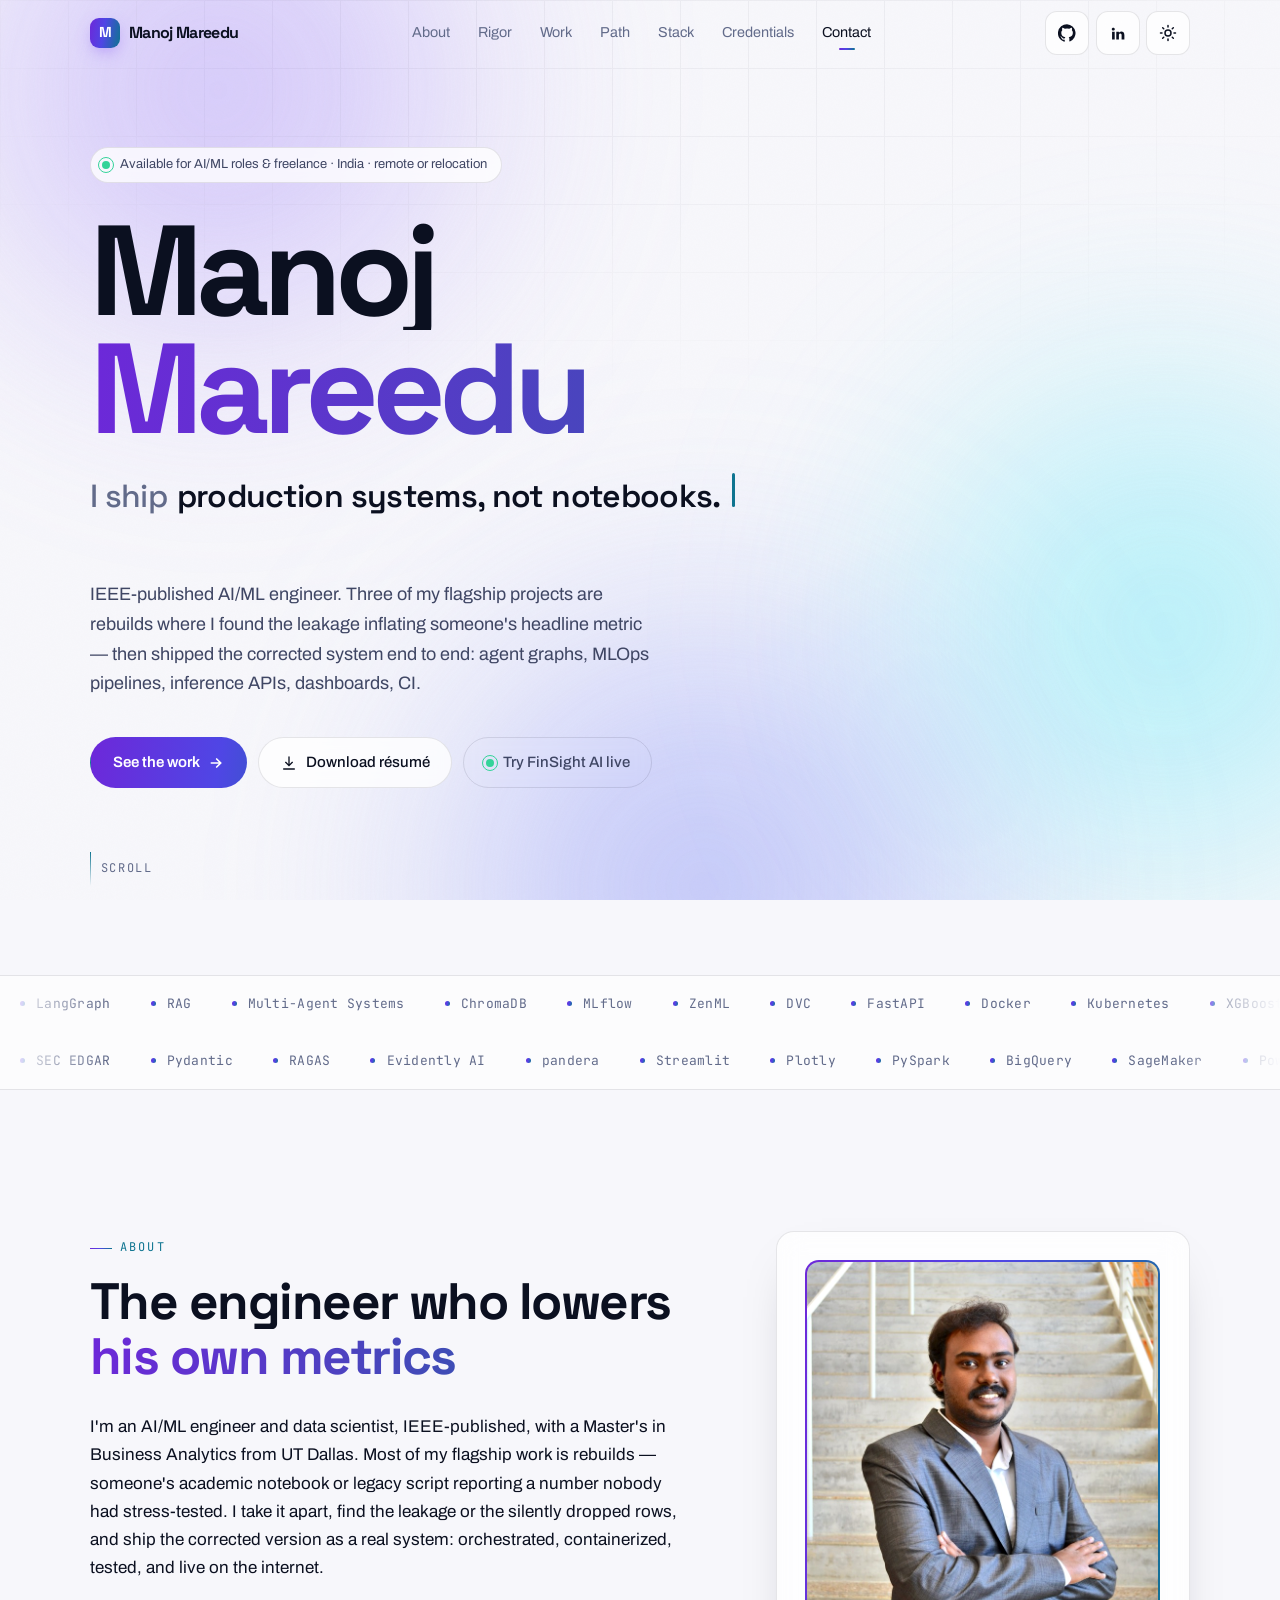
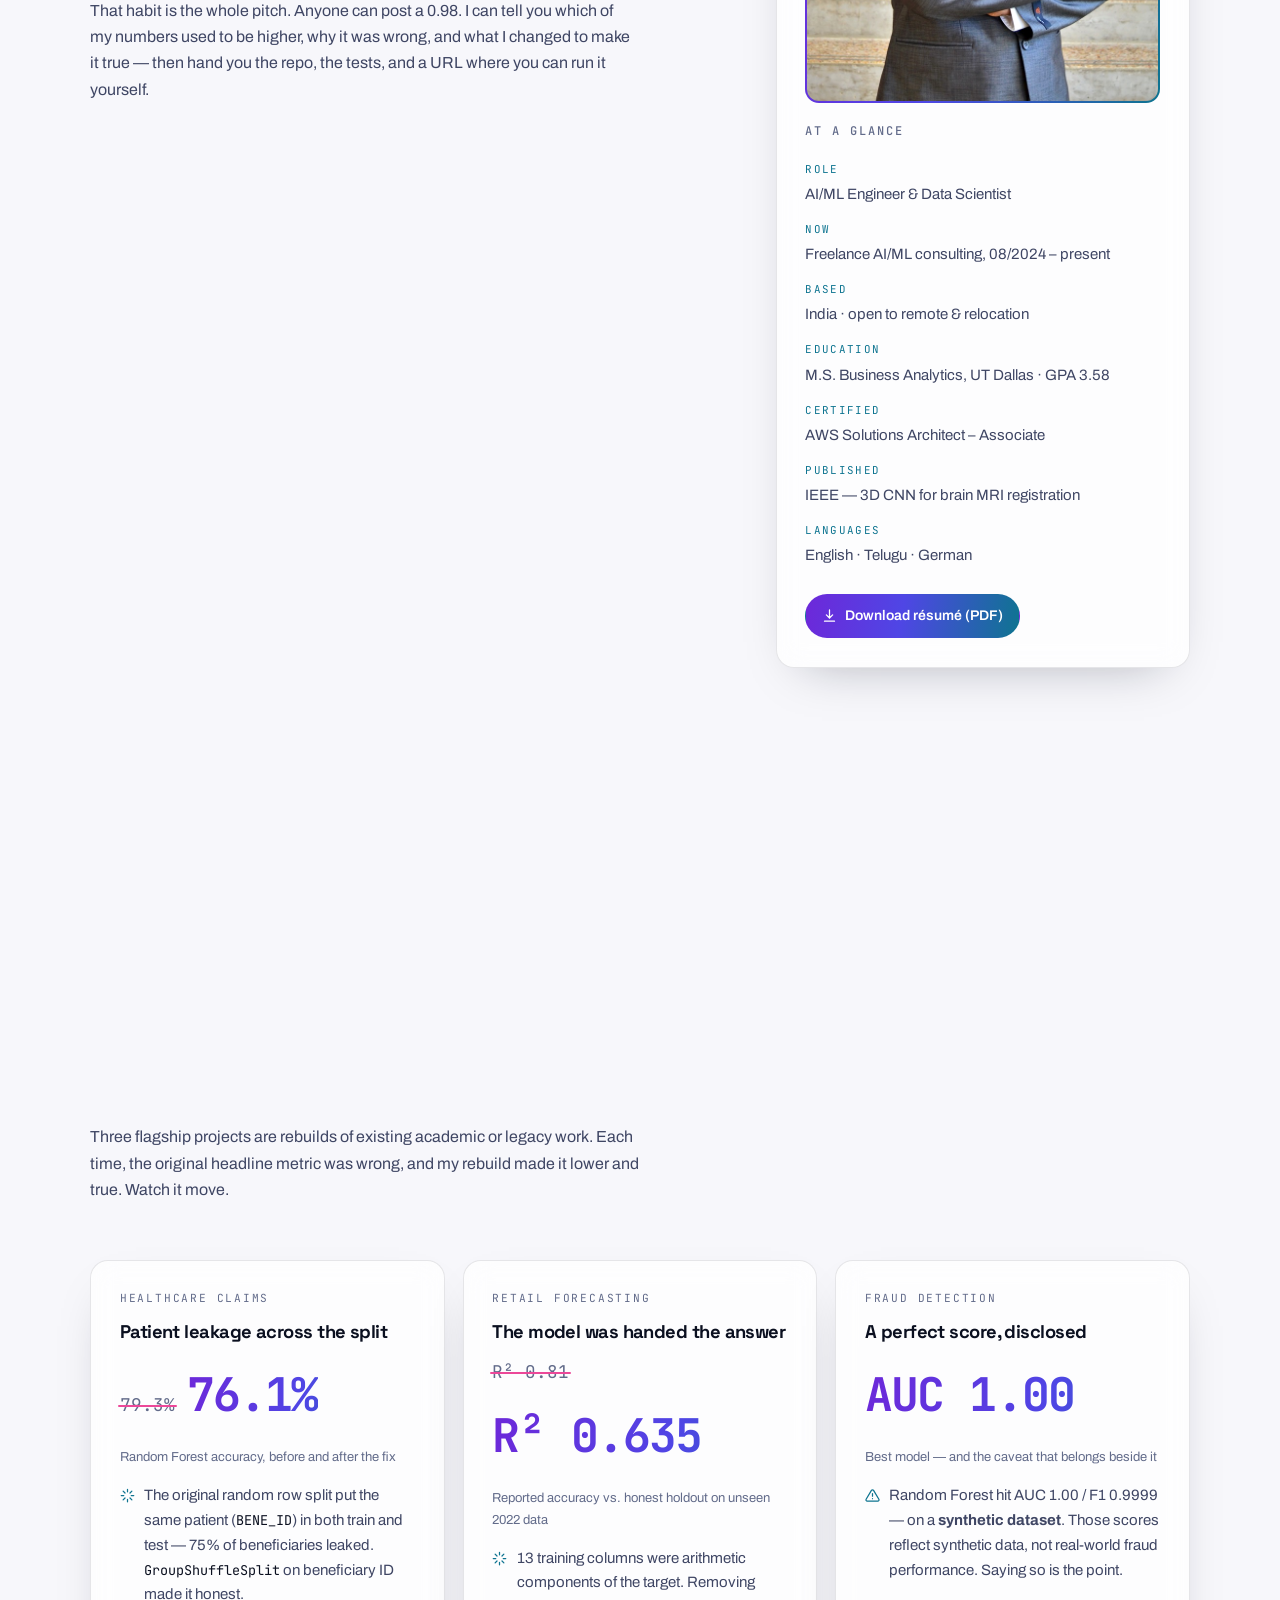
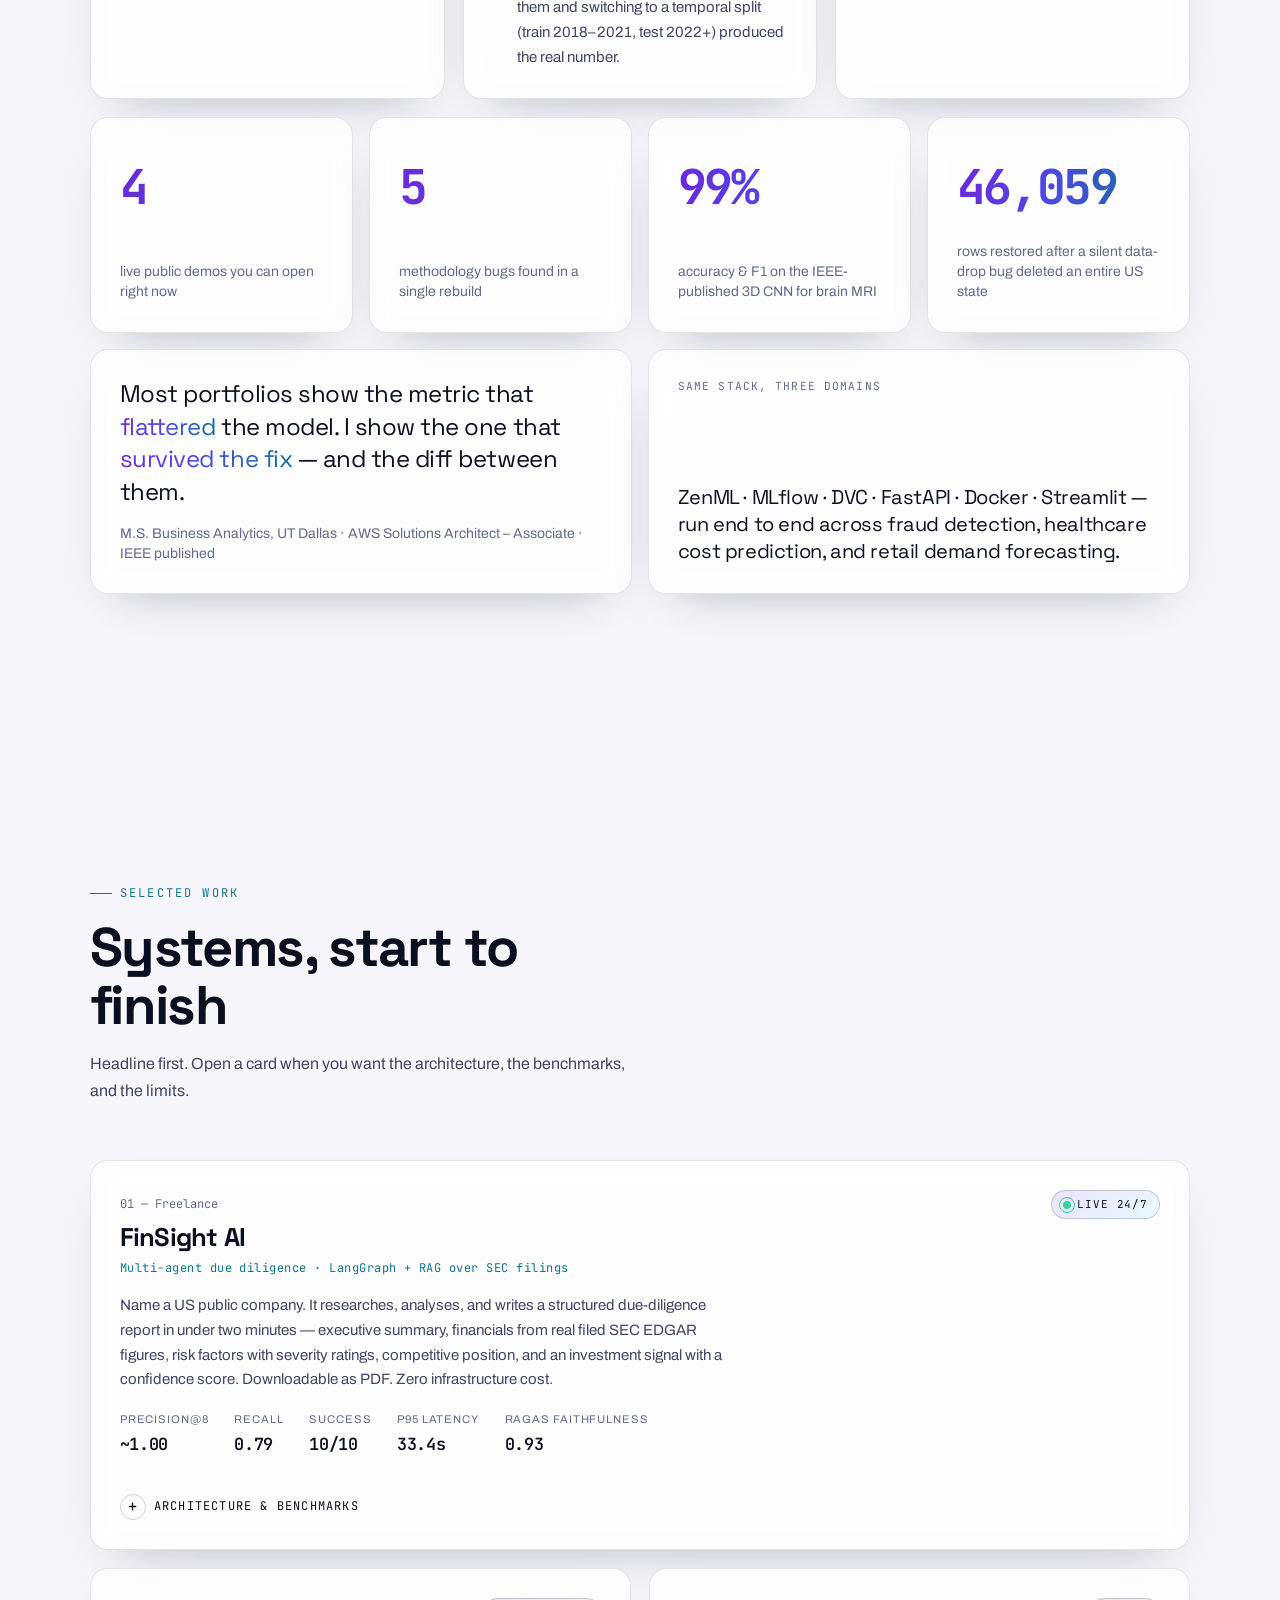
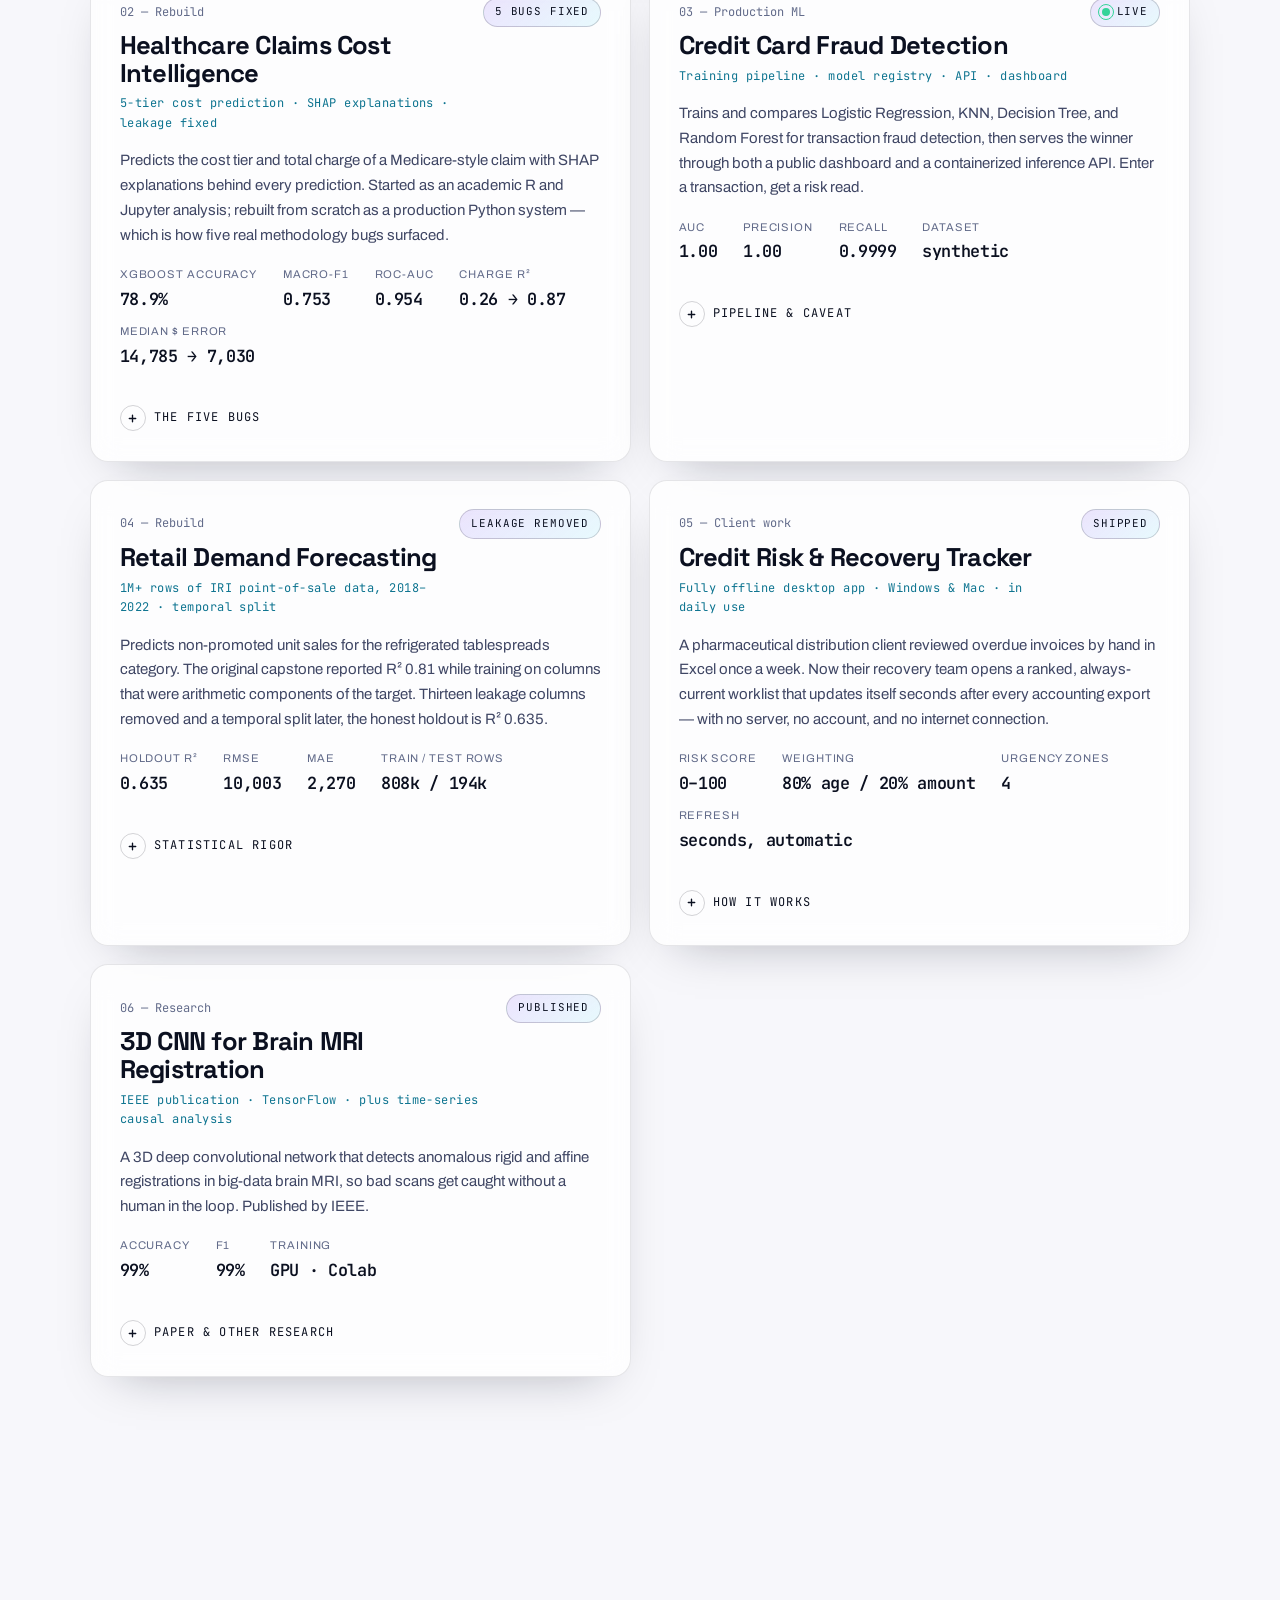
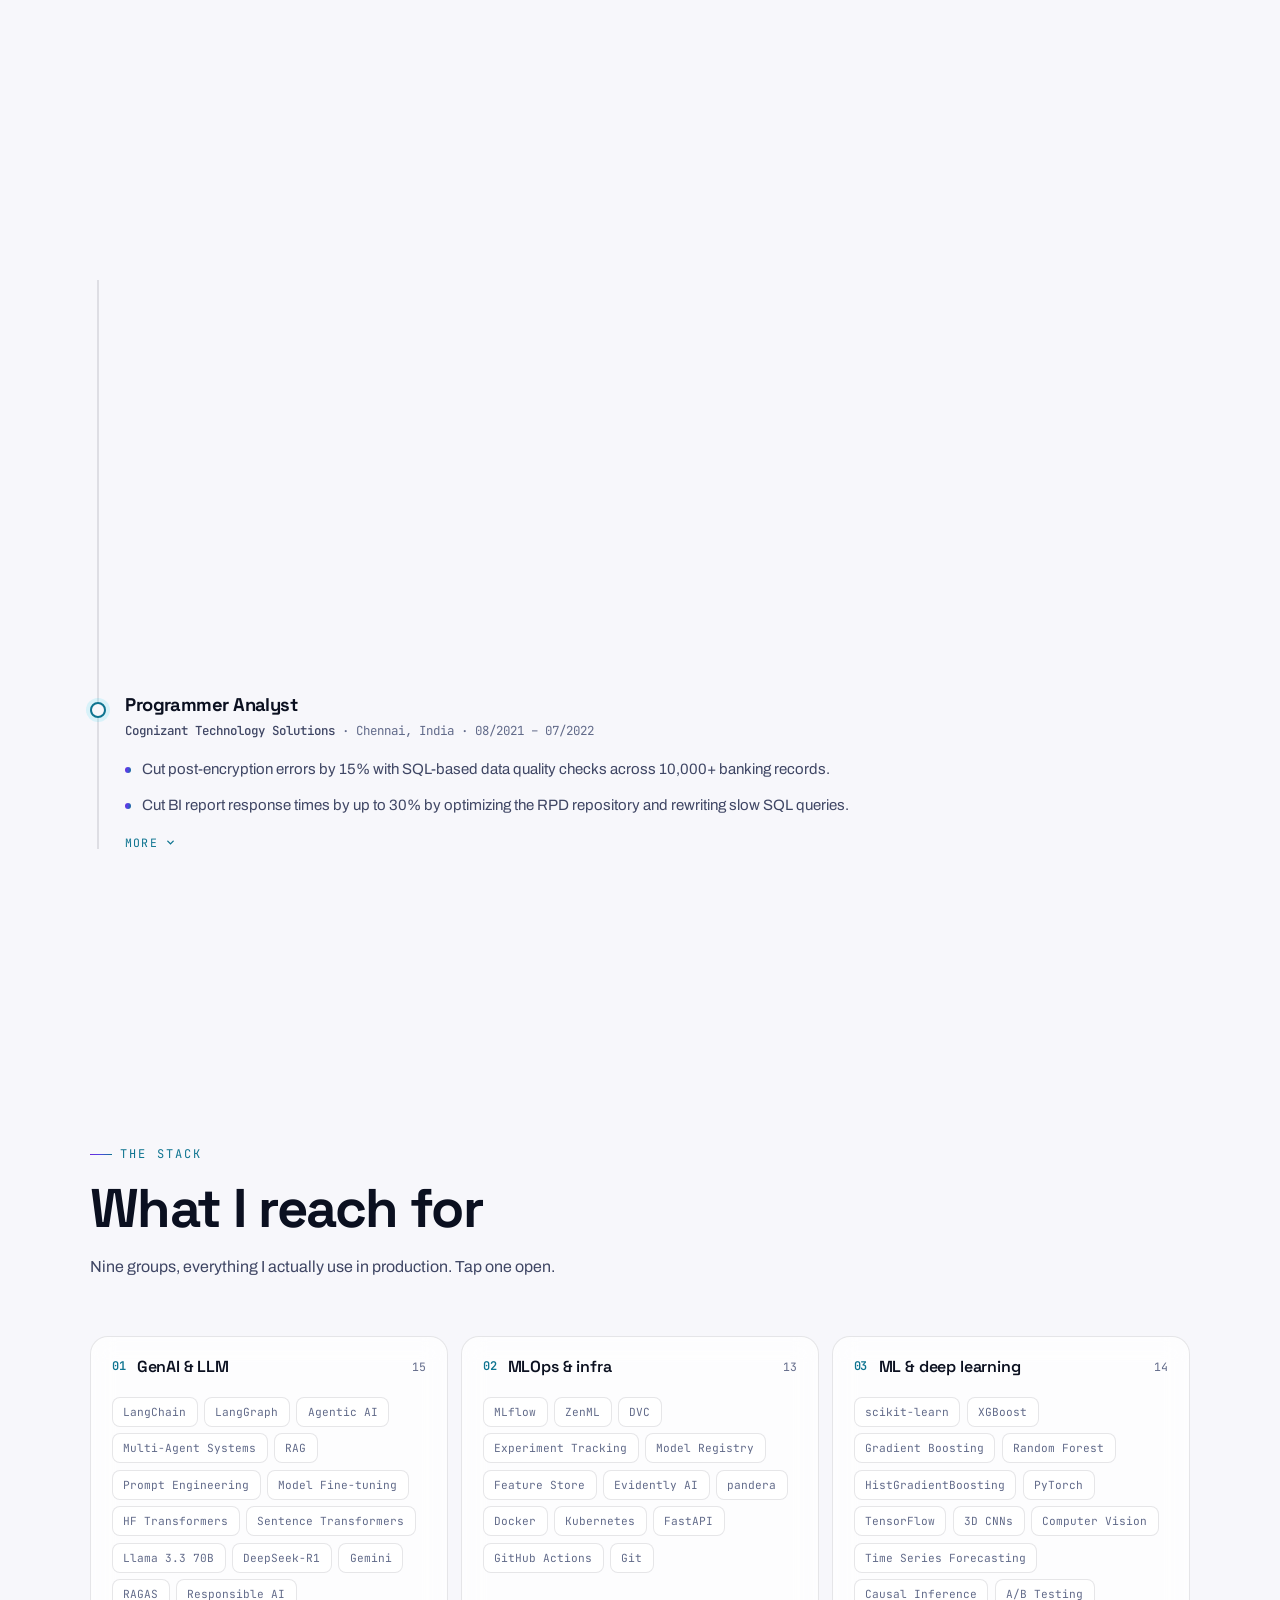
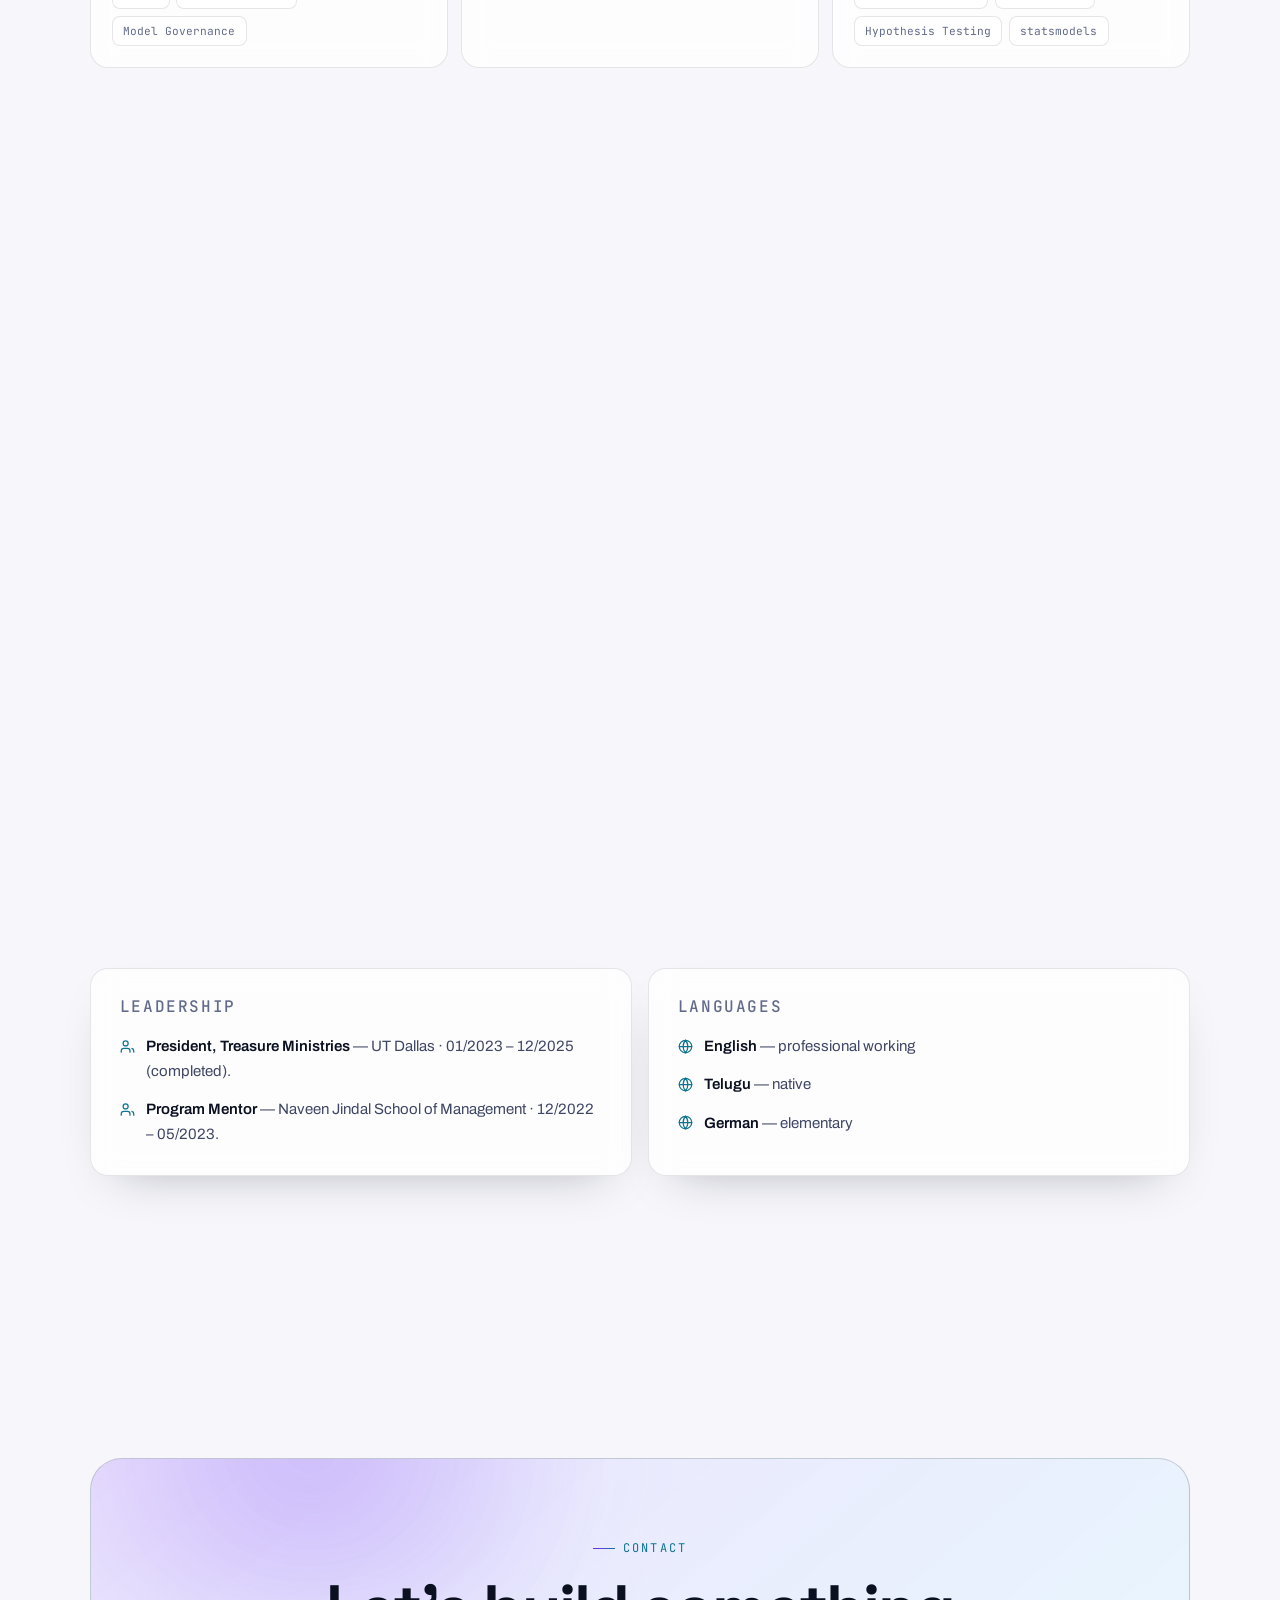
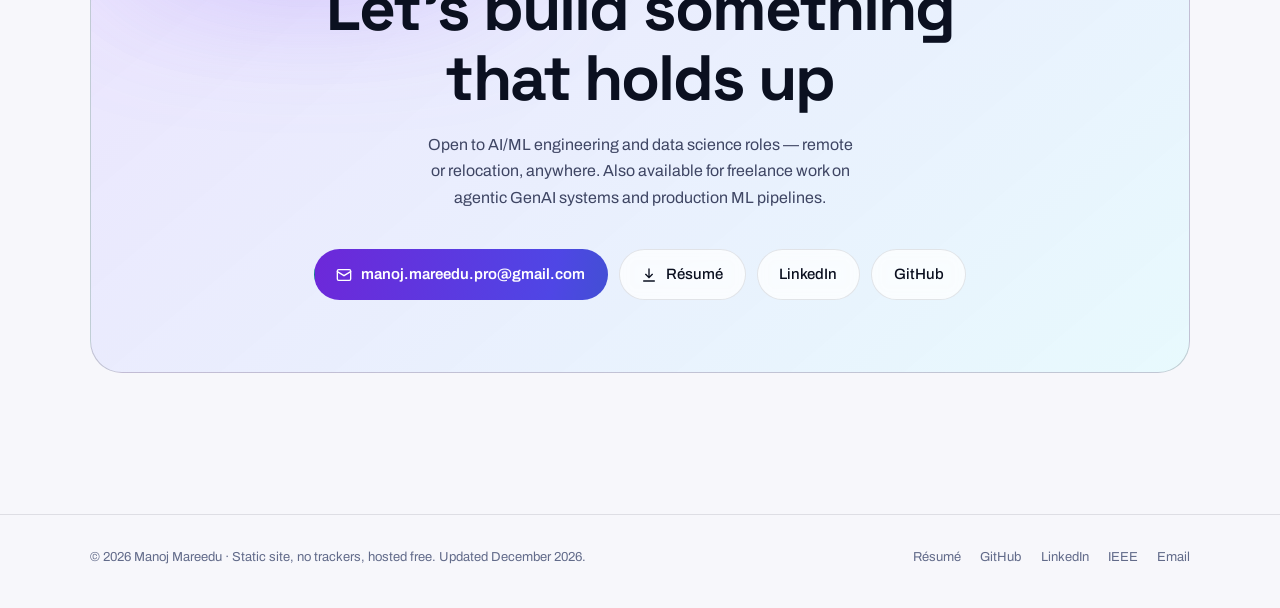
<file: index.html>
<!DOCTYPE html>
<html lang="en" data-theme="dark">
<head>
<meta charset="utf-8">
<meta name="viewport" content="width=device-width, initial-scale=1">
<title>Manoj Mareedu — AI/ML Engineer &amp; Data Scientist</title>
<meta name="description" content="IEEE-published AI/ML engineer. Multi-agent GenAI systems, production MLOps pipelines, and the discipline to report the honest number — FinSight AI, fraud detection, healthcare cost intelligence, demand forecasting.">
<meta name="author" content="Manoj Mareedu">
<meta name="theme-color" content="#0b0f1c">
<link rel="canonical" href="https://manojmareedu.github.io/portfolio/">

<meta property="og:type" content="website">
<meta property="og:title" content="Manoj Mareedu — AI/ML Engineer &amp; Data Scientist">
<meta property="og:description" content="Ships production systems, not notebooks. Multi-agent GenAI, MLOps, and the number that survived the fix.">
<meta property="og:url" content="https://manojmareedu.github.io/portfolio/">
<meta property="og:image" content="https://manojmareedu.github.io/portfolio/og.png">
<meta property="og:image:width" content="1200">
<meta property="og:image:height" content="630">
<meta property="og:image:alt" content="Manoj Mareedu — AI/ML Engineer and Data Scientist. I ship production systems, not notebooks.">
<meta name="twitter:card" content="summary_large_image">
<meta name="twitter:image" content="https://manojmareedu.github.io/portfolio/og.png">

<link rel="icon" href="data:image/svg+xml,<svg xmlns='http://www.w3.org/2000/svg' viewBox='0 0 64 64'><defs><linearGradient id='g' x1='0' y1='0' x2='1' y2='1'><stop offset='0' stop-color='%238b5cf6'/><stop offset='1' stop-color='%2322d3ee'/></linearGradient></defs><rect width='64' height='64' rx='16' fill='url(%23g)'/><text x='32' y='45' text-anchor='middle' font-family='Verdana,sans-serif' font-size='34' font-weight='bold' fill='%23fff'>M</text></svg>">

<link rel="preconnect" href="https://fonts.googleapis.com">
<link rel="preconnect" href="https://fonts.gstatic.com" crossorigin>
<link href="https://fonts.googleapis.com/css2?family=Archivo:wght@300;400;500;600&family=Space+Grotesk:wght@500;600;700&family=JetBrains+Mono:wght@400;500;700&display=swap" rel="stylesheet">
<link rel="stylesheet" href="styles.css">

<script>
  // Theme before first paint — no flash.
  (function () {
    var t = null;
    try { t = localStorage.getItem("theme"); } catch (e) {}
    if (!t) t = window.matchMedia("(prefers-color-scheme: light)").matches ? "light" : "dark";
    document.documentElement.dataset.theme = t;

    // Scroll reveals only hide content while "js" is set, so the page stays
    // fully readable with JavaScript disabled.
    document.documentElement.className = "js";

    // Safety net: if app.js never loads (blocked, slow network, CDN-less
    // proxy), show everything anyway rather than leaving a blank page.
    setTimeout(function () {
      if (window.__revealReady) return;
      var hidden = document.querySelectorAll(".reveal, .mask, .job");
      for (var i = 0; i < hidden.length; i++) hidden[i].classList.add("in-view");
    }, 2500);
  })();
</script>
</head>

<body>
<a class="skip-link" href="#main">Skip to content</a>

<div class="atmosphere" aria-hidden="true">
  <div class="blob blob-1"></div>
  <div class="blob blob-2"></div>
  <div class="blob blob-3"></div>
  <div class="grid-overlay"></div>
  <div class="noise"></div>
</div>

<div class="progress" id="progress" aria-hidden="true"></div>

<header class="site-header" id="header">
  <div class="wrap nav">
    <a class="brand" href="#top"><span class="brand-mark">M</span> Manoj Mareedu</a>

    <nav class="nav-links" id="nav-links" aria-label="Sections">
      <a href="#about">About</a>
      <a href="#rigor">Rigor</a>
      <a href="#work">Work</a>
      <a href="#experience">Path</a>
      <a href="#skills">Stack</a>
      <a href="#credentials">Credentials</a>
      <a href="#contact">Contact</a>
    </nav>

    <div class="nav-actions">
      <button class="icon-btn nav-toggle" id="nav-toggle" type="button" aria-label="Open section menu" aria-expanded="false" aria-controls="nav-links">
        <svg width="18" height="18" viewBox="0 0 24 24" fill="none" stroke="currentColor" stroke-width="2" stroke-linecap="round" aria-hidden="true"><path d="M3 6h18M3 12h18M3 18h18"/></svg>
      </button>
      <a class="icon-btn" href="https://github.com/ManojMareedu" target="_blank" rel="noopener" aria-label="GitHub profile">
        <svg width="18" height="18" viewBox="0 0 24 24" fill="currentColor" aria-hidden="true"><path d="M12 .3a12 12 0 0 0-3.8 23.4c.6.1.8-.3.8-.6v-2.2c-3.3.7-4-1.6-4-1.6-.6-1.4-1.3-1.8-1.3-1.8-1.1-.7.1-.7.1-.7 1.2.1 1.8 1.2 1.8 1.2 1.1 1.8 2.8 1.3 3.5 1 .1-.8.4-1.3.8-1.6-2.7-.3-5.5-1.3-5.5-6 0-1.2.5-2.3 1.3-3.1-.1-.4-.6-1.6.1-3.2 0 0 1-.3 3.3 1.2a11.5 11.5 0 0 1 6 0C17.4 4.8 18.4 5 18.4 5c.7 1.6.2 2.9.1 3.2.8.8 1.3 1.9 1.3 3.1 0 4.7-2.8 5.7-5.5 6 .4.4.8 1.1.8 2.2v3.3c0 .3.2.7.8.6A12 12 0 0 0 12 .3Z"/></svg>
      </a>
      <a class="icon-btn" href="https://linkedin.com/in/manojmareedu" target="_blank" rel="noopener" aria-label="LinkedIn profile">
        <svg width="18" height="18" viewBox="0 0 24 24" fill="currentColor" aria-hidden="true"><path d="M20.4 20.5h-3.6v-5.6c0-1.3-.5-2.3-1.7-2.3-1 0-1.5.7-1.8 1.3-.1.2-.1.5-.1.9v5.7H9.7s0-9.3 0-10.3h3.5v1.5c.5-.7 1.3-1.8 3.2-1.8 2.4 0 4.1 1.5 4.1 4.8v5.8ZM5.8 8.8h-.1c-1.2 0-2-.8-2-1.9 0-1 .8-1.8 2-1.8s2 .8 2 1.8c0 1-.8 1.9-2 1.9Zm1.8 11.7H4.1V10.2h3.5v10.3Z"/></svg>
      </a>
      <button class="icon-btn" id="theme-toggle" type="button" aria-label="Toggle colour theme">
        <svg class="icon-sun" width="18" height="18" viewBox="0 0 24 24" fill="none" stroke="currentColor" stroke-width="2" stroke-linecap="round" aria-hidden="true"><circle cx="12" cy="12" r="4"/><path d="M12 2v2M12 20v2M4.9 4.9l1.4 1.4M17.7 17.7l1.4 1.4M2 12h2M20 12h2M4.9 19.1l1.4-1.4M17.7 6.3l1.4-1.4"/></svg>
        <svg class="icon-moon" width="18" height="18" viewBox="0 0 24 24" fill="none" stroke="currentColor" stroke-width="2" stroke-linecap="round" aria-hidden="true"><path d="M21 12.8A9 9 0 1 1 11.2 3a7 7 0 0 0 9.8 9.8Z"/></svg>
      </button>
    </div>
  </div>
</header>

<main id="main">

<!-- ==================== HERO ==================== -->
<section class="hero" id="top">
  <div class="wrap">
    <span class="pill reveal"><span class="live-dot"></span> Available for AI/ML roles &amp; freelance · India · remote or relocation</span>

    <h1>
      <span class="line mask" style="--i:1"><span>Manoj</span></span>
      <span class="line mask" style="--i:2"><span class="grad-text">Mareedu</span></span>
    </h1>

    <p class="rotator reveal" style="--i:3">
      <span class="prefix">I ship</span>
      <span class="rotator-slot" id="rotator"><b>production systems, not notebooks.</b></span><span class="caret" aria-hidden="true"></span>
    </p>

    <p class="hero-sub reveal" style="--i:4">
      IEEE-published AI/ML engineer. Three of my flagship projects are rebuilds where I found the
      leakage inflating someone's headline metric — then shipped the corrected system end to end:
      agent graphs, MLOps pipelines, inference APIs, dashboards, CI.
    </p>

    <div class="hero-cta reveal" style="--i:5">
      <a class="btn btn-primary" href="#work">
        See the work
        <svg width="16" height="16" viewBox="0 0 24 24" fill="none" stroke="currentColor" stroke-width="2.5" stroke-linecap="round" aria-hidden="true"><path d="M5 12h14M13 6l6 6-6 6"/></svg>
      </a>
      <a class="btn" href="Manoj_Mareedu_Resume.pdf" download>
        <svg width="16" height="16" viewBox="0 0 24 24" fill="none" stroke="currentColor" stroke-width="2" stroke-linecap="round" aria-hidden="true"><path d="M12 3v12M7 11l5 5 5-5M4 21h16"/></svg>
        Download résumé
      </a>
      <a class="btn btn-ghost" href="https://huggingface.co/spaces/ManojM25/finsight-ai" target="_blank" rel="noopener">
        <span class="live-dot" aria-hidden="true"></span> Try FinSight AI live
      </a>
    </div>

    <span class="scroll-cue reveal" style="--i:6"><i aria-hidden="true"></i> Scroll</span>
  </div>
</section>

<!-- ==================== MARQUEE ==================== -->
<div class="marquee-band" aria-hidden="true">
  <div class="marquee">
    <div class="marquee-track">
      <span>LangGraph</span><span>RAG</span><span>Multi-Agent Systems</span><span>ChromaDB</span><span>MLflow</span><span>ZenML</span><span>DVC</span><span>FastAPI</span><span>Docker</span><span>Kubernetes</span><span>XGBoost</span><span>PyTorch</span><span>TensorFlow</span><span>SHAP</span><span>Langfuse</span>
    </div>
    <div class="marquee-track">
      <span>LangGraph</span><span>RAG</span><span>Multi-Agent Systems</span><span>ChromaDB</span><span>MLflow</span><span>ZenML</span><span>DVC</span><span>FastAPI</span><span>Docker</span><span>Kubernetes</span><span>XGBoost</span><span>PyTorch</span><span>TensorFlow</span><span>SHAP</span><span>Langfuse</span>
    </div>
  </div>
  <div class="marquee marquee-2">
    <div class="marquee-track">
      <span>SEC EDGAR</span><span>Pydantic</span><span>RAGAS</span><span>Evidently AI</span><span>pandera</span><span>Streamlit</span><span>Plotly</span><span>PySpark</span><span>BigQuery</span><span>SageMaker</span><span>Power BI</span><span>Oracle SQL</span><span>pywebview</span><span>GitHub Actions</span>
    </div>
    <div class="marquee-track">
      <span>SEC EDGAR</span><span>Pydantic</span><span>RAGAS</span><span>Evidently AI</span><span>pandera</span><span>Streamlit</span><span>Plotly</span><span>PySpark</span><span>BigQuery</span><span>SageMaker</span><span>Power BI</span><span>Oracle SQL</span><span>pywebview</span><span>GitHub Actions</span>
    </div>
  </div>
</div>

<!-- ==================== ABOUT ==================== -->
<section id="about">
  <div class="wrap about-grid">
    <div class="about-copy">
      <span class="kicker reveal">About</span>
      <h2 class="mask" style="--i:1"><span>The engineer who lowers</span></h2>
      <h2 class="mask" style="--i:2"><span class="grad-text">his own metrics</span></h2>

      <p class="reveal" style="--i:3">
        I'm an AI/ML engineer and data scientist, IEEE-published, with a Master's in Business
        Analytics from UT Dallas. Most of my flagship work is rebuilds — someone's academic
        notebook or legacy script reporting a number nobody had stress-tested. I take it apart,
        find the leakage or the silently dropped rows, and ship the corrected version as a real
        system: orchestrated, containerized, tested, and live on the internet.
      </p>
      <p class="reveal" style="--i:4">
        That habit is the whole pitch. Anyone can post a 0.98. I can tell you which of my numbers
        used to be higher, why it was wrong, and what I changed to make it true — then hand you the
        repo, the tests, and a URL where you can run it yourself.
      </p>
      <p class="reveal" style="--i:5">
        Right now I freelance: a multi-agent GenAI due-diligence platform running 24/7 at zero
        infrastructure cost, and a fully offline desktop tool a recovery team opens every morning.
        Open to AI/ML engineering and data science roles, remote or relocation.
      </p>
    </div>

    <aside class="card about-facts reveal" data-tilt style="--i:2">
      <figure class="portrait">
        <img src="headshot.jpg" width="720" height="900" loading="lazy" decoding="async"
             alt="Manoj Mareedu, AI/ML engineer and data scientist">
      </figure>
      <h3>At a glance</h3>
      <dl>
        <div><dt>Role</dt><dd>AI/ML Engineer &amp; Data Scientist</dd></div>
        <div><dt>Now</dt><dd>Freelance AI/ML consulting, 08/2024 – present</dd></div>
        <div><dt>Based</dt><dd>India · open to remote &amp; relocation</dd></div>
        <div><dt>Education</dt><dd>M.S. Business Analytics, UT Dallas · GPA 3.58</dd></div>
        <div><dt>Certified</dt><dd>AWS Solutions Architect – Associate</dd></div>
        <div><dt>Published</dt><dd>IEEE — 3D CNN for brain MRI registration</dd></div>
        <div><dt>Languages</dt><dd>English · Telugu · German</dd></div>
      </dl>
      <a class="link-btn solid" href="Manoj_Mareedu_Resume.pdf" download>
        <svg width="15" height="15" viewBox="0 0 24 24" fill="none" stroke="currentColor" stroke-width="2" stroke-linecap="round" aria-hidden="true"><path d="M12 3v12M7 11l5 5 5-5M4 21h16"/></svg>
        Download résumé (PDF)
      </a>
    </aside>
  </div>
</section>

<!-- ==================== RIGOR ==================== -->
<section id="rigor">
  <div class="wrap">
    <div class="section-head">
      <span class="kicker reveal">Engineering judgment</span>
      <h2 class="mask" style="--i:1"><span>The number that changed</span></h2>
      <p class="reveal" style="--i:2">
        Three flagship projects are rebuilds of existing academic or legacy work. Each time, the
        original headline metric was wrong, and my rebuild made it lower and true. Watch it move.
      </p>
    </div>

    <div class="deltas">
      <article class="card ring delta reveal" data-tilt style="--i:1">
        <span class="delta-tag">Healthcare claims</span>
        <h3>Patient leakage across the split</h3>
        <div class="delta-row">
          <span class="old">79.3%</span>
          <span class="new" data-count-from="79.3" data-count-to="76.1" data-decimals="1" data-suffix="%">76.1%</span>
        </div>
        <span class="delta-label">Random Forest accuracy, before and after the fix</span>
        <div class="delta-why">
          <svg width="15" height="15" viewBox="0 0 24 24" fill="none" stroke="currentColor" stroke-width="2" stroke-linecap="round" aria-hidden="true"><path d="M12 2v4M12 18v4M2 12h4M18 12h4M5 5l3 3M16 16l3 3M19 5l-3 3M8 16l-3 3"/></svg>
          <p>The original random row split put the same patient (<code>BENE_ID</code>) in both train and test — 75% of beneficiaries leaked. <code>GroupShuffleSplit</code> on beneficiary ID made it honest.</p>
        </div>
      </article>

      <article class="card ring delta reveal" data-tilt style="--i:2">
        <span class="delta-tag">Retail forecasting</span>
        <h3>The model was handed the answer</h3>
        <div class="delta-row">
          <span class="old">R² 0.81</span>
          <span class="new" data-count-from="0.81" data-count-to="0.635" data-decimals="3" data-prefix="R² ">R² 0.635</span>
        </div>
        <span class="delta-label">Reported accuracy vs. honest holdout on unseen 2022 data</span>
        <div class="delta-why">
          <svg width="15" height="15" viewBox="0 0 24 24" fill="none" stroke="currentColor" stroke-width="2" stroke-linecap="round" aria-hidden="true"><path d="M12 2v4M12 18v4M2 12h4M18 12h4M5 5l3 3M16 16l3 3M19 5l-3 3M8 16l-3 3"/></svg>
          <p>13 training columns were arithmetic components of the target. Removing them and switching to a temporal split (train 2018–2021, test 2022+) produced the real number.</p>
        </div>
      </article>

      <article class="card ring delta reveal" data-tilt style="--i:3">
        <span class="delta-tag">Fraud detection</span>
        <h3>A perfect score, disclosed</h3>
        <div class="delta-row">
          <span class="new" data-count-from="0" data-count-to="1" data-decimals="2" data-prefix="AUC ">AUC 1.00</span>
        </div>
        <span class="delta-label">Best model — and the caveat that belongs beside it</span>
        <div class="delta-why">
          <svg width="15" height="15" viewBox="0 0 24 24" fill="none" stroke="currentColor" stroke-width="2" stroke-linecap="round" aria-hidden="true"><path d="M10.3 3.9 1.8 18a2 2 0 0 0 1.7 3h17a2 2 0 0 0 1.7-3L13.7 3.9a2 2 0 0 0-3.4 0Z"/><path d="M12 9v4M12 17h.01"/></svg>
          <p>Random Forest hit AUC 1.00 / F1 0.9999 — on a <strong>synthetic dataset</strong>. Those scores reflect synthetic data, not real-world fraud performance. Saying so is the point.</p>
        </div>
      </article>
    </div>

    <div class="bento" style="margin-top:1.1rem">
      <div class="card reveal" data-tilt style="--i:1">
        <span class="stat-num" data-count-to="4">4</span>
        <span class="stat-cap">live public demos you can open right now</span>
      </div>
      <div class="card reveal" data-tilt style="--i:2">
        <span class="stat-num" data-count-to="5">5</span>
        <span class="stat-cap">methodology bugs found in a single rebuild</span>
      </div>
      <div class="card reveal" data-tilt style="--i:3">
        <span class="stat-num" data-count-to="99" data-suffix="%">99%</span>
        <span class="stat-cap">accuracy &amp; F1 on the IEEE-published 3D CNN for brain MRI</span>
      </div>
      <div class="card reveal" data-tilt style="--i:4">
        <span class="stat-num" data-count-to="46059">46,059</span>
        <span class="stat-cap">rows restored after a silent data-drop bug deleted an entire US state</span>
      </div>
      <div class="card b-wide reveal" data-tilt style="--i:5">
        <p class="b-quote">Most portfolios show the metric that <em>flattered</em> the model. I show the one that <em>survived the fix</em> — and the diff between them.</p>
        <span class="stat-cap">M.S. Business Analytics, UT Dallas · AWS Solutions Architect – Associate · IEEE published</span>
      </div>
      <div class="card b-wide reveal" data-tilt style="--i:6">
        <span class="stat-cap" style="font-family:var(--mono);letter-spacing:.1em;text-transform:uppercase;font-size:.7rem">Same stack, three domains</span>
        <p class="b-quote" style="font-size:clamp(1rem,2.2vw,1.25rem)">ZenML · MLflow · DVC · FastAPI · Docker · Streamlit — run end to end across fraud detection, healthcare cost prediction, and retail demand forecasting.</p>
      </div>
    </div>
  </div>
</section>

<!-- ==================== WORK ==================== -->
<section id="work">
  <div class="wrap">
    <div class="section-head">
      <span class="kicker reveal">Selected work</span>
      <h2 class="mask" style="--i:1"><span>Systems, start to finish</span></h2>
      <p class="reveal" style="--i:2">Headline first. Open a card when you want the architecture, the benchmarks, and the limits.</p>
    </div>

    <div class="projects">

      <!-- 01 FinSight -->
      <article class="card ring project featured reveal" data-tilt style="--i:1">
        <details>
          <summary>
            <div class="p-head">
              <div>
                <span class="p-index">01 — Freelance</span>
                <h3>FinSight AI</h3>
                <p class="p-role">Multi-agent due diligence · LangGraph + RAG over SEC filings</p>
              </div>
              <span class="badge"><span class="live-dot" aria-hidden="true"></span> Live 24/7</span>
            </div>

            <p class="p-blurb">
              Name a US public company. It researches, analyses, and writes a structured
              due-diligence report in under two minutes — executive summary, financials from real
              filed SEC EDGAR figures, risk factors with severity ratings, competitive position,
              and an investment signal with a confidence score. Downloadable as PDF. Zero
              infrastructure cost.
            </p>

            <dl class="p-metrics">
              <div><dt>precision@8</dt><dd>~1.00</dd></div>
              <div><dt>recall</dt><dd>0.79</dd></div>
              <div><dt>success</dt><dd>10/10</dd></div>
              <div><dt>p95 latency</dt><dd>33.4s</dd></div>
              <div><dt>RAGAS faithfulness</dt><dd>0.93</dd></div>
            </dl>

            <span class="p-more">
              <i aria-hidden="true"><svg width="11" height="11" viewBox="0 0 24 24" fill="none" stroke="currentColor" stroke-width="3" stroke-linecap="round"><path d="M12 5v14M5 12h14"/></svg></i>
              <span class="lbl-closed">Architecture &amp; benchmarks</span>
              <span class="lbl-open">Close</span>
            </span>
          </summary>

          <div class="p-body">
            <ul class="bullets">
              <li><strong>Stateful LangGraph agent graph.</strong> Research Agent (Tavily web search + EDGAR financials) → Filing RAG Agent (SEC 10-K via ChromaDB similarity retrieval) → Risk Assessment Agent (LLM extraction + severity scoring) → conditional edge back to research when risk score &gt; 0.7 and iterations &lt; 3 → Synthesis Agent with Pydantic schema enforcement.</li>
              <li><strong>Retrieval was tuned by benchmark, not by feel.</strong> Switching from MMR to plain similarity search at k=8 lifted company precision 0.82 → 1.00 and keyword recall 0.61 → ~0.79.</li>
              <li><strong>Every LLM call is observable.</strong> Langfuse tracing captures token usage, latency, and risk score per inference.</li>
              <li><strong>Dates cannot be hallucinated.</strong> Each report is stamped with the actual SEC filing date, with a safety net that overrides any model-invented date.</li>
              <li><strong>Provider-proof.</strong> System-message normalization keeps the pipeline alive on LLM providers that reject the <code>system</code> role. 42 network-free unit tests.</li>
            </ul>

            <div class="note">
              <svg width="15" height="15" viewBox="0 0 24 24" fill="none" stroke="currentColor" stroke-width="2" stroke-linecap="round" aria-hidden="true"><circle cx="12" cy="12" r="10"/><path d="M12 16v-5M12 8h.01"/></svg>
              <span><strong>Honest limits:</strong> the golden eval set is only 10 questions; precision@8 varies 0.975–1.00 run to run because ChromaDB HNSW is approximate; exact financial figures come from EDGAR XBRL rather than the RAG path; free OpenRouter models cap around 50 requests/day.</span>
            </div>

            <div class="chips">
              <span class="chip">LangGraph</span><span class="chip">OpenRouter · Llama 3.3 70B</span><span class="chip">SEC EDGAR API</span><span class="chip">ChromaDB</span><span class="chip">sentence-transformers</span><span class="chip">Pydantic v2</span><span class="chip">FastAPI</span><span class="chip">Streamlit</span><span class="chip">ReportLab</span><span class="chip">Langfuse</span><span class="chip">Docker Compose</span><span class="chip">GitHub Actions</span><span class="chip">HF Spaces</span>
            </div>

            <div class="p-links">
              <a class="link-btn solid" href="https://huggingface.co/spaces/ManojM25/finsight-ai" target="_blank" rel="noopener">Open live demo</a>
              <a class="link-btn" href="https://github.com/ManojMareedu/finsight-ai" target="_blank" rel="noopener">Source</a>
            </div>
          </div>
        </details>
      </article>

      <!-- 02 Healthcare -->
      <article class="card ring project reveal" data-tilt style="--i:2">
        <details>
          <summary>
            <div class="p-head">
              <div>
                <span class="p-index">02 — Rebuild</span>
                <h3>Healthcare Claims Cost Intelligence</h3>
                <p class="p-role">5-tier cost prediction · SHAP explanations · leakage fixed</p>
              </div>
              <span class="badge">5 bugs fixed</span>
            </div>

            <p class="p-blurb">
              Predicts the cost tier and total charge of a Medicare-style claim with SHAP
              explanations behind every prediction. Started as an academic R and Jupyter analysis;
              rebuilt from scratch as a production Python system — which is how five real
              methodology bugs surfaced.
            </p>

            <dl class="p-metrics">
              <div><dt>XGBoost accuracy</dt><dd>78.9%</dd></div>
              <div><dt>macro-F1</dt><dd>0.753</dd></div>
              <div><dt>ROC-AUC</dt><dd>0.954</dd></div>
              <div><dt>charge R²</dt><dd>0.26 → 0.87</dd></div>
              <div><dt>median $ error</dt><dd>14,785 → 7,030</dd></div>
            </dl>

            <span class="p-more">
              <i aria-hidden="true"><svg width="11" height="11" viewBox="0 0 24 24" fill="none" stroke="currentColor" stroke-width="3" stroke-linecap="round"><path d="M12 5v14M5 12h14"/></svg></i>
              <span class="lbl-closed">The five bugs</span>
              <span class="lbl-open">Close</span>
            </span>
          </summary>

          <div class="p-body">
            <ul class="bullets">
              <li><strong>Beneficiary-level train/test leakage.</strong> The same patient appeared on both sides of the split — 75% of beneficiaries leaked. Fixed with <code>GroupShuffleSplit</code> on beneficiary ID.</li>
              <li><strong>Encoders fit before splitting</strong> leaked test-set distribution into training. Now fit on the training fold only.</li>
              <li><strong>Ambiguous state codes.</strong> Two redundant state columns existed; the governing rule is now explicit and schema-enforced.</li>
              <li><strong>Incomplete one-hot encoding</strong> of a binary flag, with no path for unseen categories at inference. Fixed with <code>OneHotEncoder(handle_unknown="ignore")</code>.</li>
              <li><strong>An entire state vanished.</strong> Wyoming was silently dropped by the original R script because its income was the string <code>"$60,510 "</code>, which parsed to <code>NA</code>. All 51 states and 46,059 rows are back.</li>
              <li><strong>Scored on a genuinely disjoint test set:</strong> 13,288 rows / 1,625 beneficiaries with zero overlap against 32,771 training rows, tuned with RandomizedSearchCV over grouped cross-validation. 51 tests, including mutation-checked leakage regression tests — so the original bug cannot come back quietly.</li>
            </ul>

            <div class="note">
              <svg width="15" height="15" viewBox="0 0 24 24" fill="none" stroke="currentColor" stroke-width="2" stroke-linecap="round" aria-hidden="true"><circle cx="12" cy="12" r="10"/><path d="M12 16v-5M12 8h.01"/></svg>
              <span><strong>Hosting, precisely:</strong> the Streamlit dashboard is publicly hosted and scores claims in-process from the committed model. The FastAPI service is fully built, Dockerized, and tested, but runs locally via Docker Compose — there is no public API URL.</span>
            </div>

            <div class="chips">
              <span class="chip">ZenML</span><span class="chip">MLflow</span><span class="chip">DVC</span><span class="chip">pandera</span><span class="chip">scikit-learn</span><span class="chip">XGBoost</span><span class="chip">SHAP</span><span class="chip">Evidently AI</span><span class="chip">FastAPI</span><span class="chip">Streamlit</span><span class="chip">Docker</span><span class="chip">pytest</span>
            </div>

            <div class="p-links">
              <a class="link-btn solid" href="https://healthcare-claims-cost-intelligence.streamlit.app/" target="_blank" rel="noopener">Open live dashboard</a>
              <a class="link-btn" href="https://github.com/ManojMareedu/Health-Care-Project" target="_blank" rel="noopener">Source</a>
            </div>
          </div>
        </details>
      </article>

      <!-- 03 Fraud -->
      <article class="card ring project reveal" data-tilt style="--i:3">
        <details>
          <summary>
            <div class="p-head">
              <div>
                <span class="p-index">03 — Production ML</span>
                <h3>Credit Card Fraud Detection</h3>
                <p class="p-role">Training pipeline · model registry · API · dashboard</p>
              </div>
              <span class="badge"><span class="live-dot" aria-hidden="true"></span> Live</span>
            </div>

            <p class="p-blurb">
              Trains and compares Logistic Regression, KNN, Decision Tree, and Random Forest for
              transaction fraud detection, then serves the winner through both a public dashboard
              and a containerized inference API. Enter a transaction, get a risk read.
            </p>

            <dl class="p-metrics">
              <div><dt>AUC</dt><dd>1.00</dd></div>
              <div><dt>precision</dt><dd>1.00</dd></div>
              <div><dt>recall</dt><dd>0.9999</dd></div>
              <div><dt>dataset</dt><dd>synthetic</dd></div>
            </dl>

            <span class="p-more">
              <i aria-hidden="true"><svg width="11" height="11" viewBox="0 0 24 24" fill="none" stroke="currentColor" stroke-width="3" stroke-linecap="round"><path d="M12 5v14M5 12h14"/></svg></i>
              <span class="lbl-closed">Pipeline &amp; caveat</span>
              <span class="lbl-open">Close</span>
            </span>
          </summary>

          <div class="p-body">
            <ul class="bullets">
              <li>ZenML orchestrates the pipeline, MLflow tracks experiments and holds the model registry, DVC versions the data.</li>
              <li>The dashboard scores a transaction live from seven user-entered features — distance from home, distance from last transaction, ratio to median purchase price, repeat retailer, chip used, PIN used, online order — and returns a Low / Moderate / High reading with feature importances.</li>
              <li>GitHub Actions runs lint, build, and smoke tests on every commit.</li>
            </ul>

            <div class="note">
              <svg width="15" height="15" viewBox="0 0 24 24" fill="none" stroke="currentColor" stroke-width="2" stroke-linecap="round" aria-hidden="true"><path d="M10.3 3.9 1.8 18a2 2 0 0 0 1.7 3h17a2 2 0 0 0 1.7-3L13.7 3.9a2 2 0 0 0-3.4 0Z"/><path d="M12 9v4M12 17h.01"/></svg>
              <span><strong>Synthetic dataset.</strong> These near-perfect scores come from synthetic data characteristics, not real-world fraud detection performance. The system architecture is the deliverable here; the metrics are not a claim about production fraud accuracy.</span>
            </div>

            <div class="chips">
              <span class="chip">ZenML</span><span class="chip">MLflow</span><span class="chip">DVC</span><span class="chip">scikit-learn</span><span class="chip">FastAPI</span><span class="chip">Docker</span><span class="chip">Streamlit</span><span class="chip">GitHub Actions</span>
            </div>

            <div class="p-links">
              <a class="link-btn solid" href="https://credit-fraud-ml-dashboard.streamlit.app/" target="_blank" rel="noopener">Open live dashboard</a>
              <a class="link-btn" href="https://github.com/ManojMareedu/Credit-Card-Fraud-Detection-Project" target="_blank" rel="noopener">Source</a>
            </div>
          </div>
        </details>
      </article>

      <!-- 04 Retail -->
      <article class="card ring project reveal" data-tilt style="--i:4">
        <details>
          <summary>
            <div class="p-head">
              <div>
                <span class="p-index">04 — Rebuild</span>
                <h3>Retail Demand Forecasting</h3>
                <p class="p-role">1M+ rows of IRI point-of-sale data, 2018–2022 · temporal split</p>
              </div>
              <span class="badge">Leakage removed</span>
            </div>

            <p class="p-blurb">
              Predicts non-promoted unit sales for the refrigerated tablespreads category. The
              original capstone reported R² 0.81 while training on columns that were arithmetic
              components of the target. Thirteen leakage columns removed and a temporal split
              later, the honest holdout is R² 0.635.
            </p>

            <dl class="p-metrics">
              <div><dt>holdout R²</dt><dd>0.635</dd></div>
              <div><dt>RMSE</dt><dd>10,003</dd></div>
              <div><dt>MAE</dt><dd>2,270</dd></div>
              <div><dt>train / test rows</dt><dd>808k / 194k</dd></div>
            </dl>

            <span class="p-more">
              <i aria-hidden="true"><svg width="11" height="11" viewBox="0 0 24 24" fill="none" stroke="currentColor" stroke-width="3" stroke-linecap="round"><path d="M12 5v14M5 12h14"/></svg></i>
              <span class="lbl-closed">Statistical rigor</span>
              <span class="lbl-open">Close</span>
            </span>
          </summary>

          <div class="p-body">
            <ul class="bullets">
              <li><strong>The CV/holdout gap is the finding.</strong> Cross-validation on corrected features still reports 0.908 against a 0.635 holdout — temporal and product-region memorization that a random split never exposes.</li>
              <li>Multicollinearity checked with VIF (max 2.51, well under the threshold of 10).</li>
              <li>Multiple-comparison correction (Bonferroni, Benjamini-Hochberg) applied to pairwise year comparisons.</li>
              <li>Residual diagnostics report heteroscedasticity (spread 33× wider in the top vs. bottom fitted quintile) and non-normal residuals — measured and disclosed, not assumed away.</li>
              <li>Training never hard-depends on the orchestrator: a direct-call fallback keeps the pipeline runnable when ZenML is unavailable. 16 tests.</li>
            </ul>

            <div class="chips">
              <span class="chip">HistGradientBoosting</span><span class="chip">scikit-learn</span><span class="chip">statsmodels</span><span class="chip">SciPy</span><span class="chip">DVC</span><span class="chip">MLflow</span><span class="chip">ZenML</span><span class="chip">PyArrow</span><span class="chip">FastAPI</span><span class="chip">Plotly</span><span class="chip">Docker</span><span class="chip">Kubernetes</span>
            </div>

            <div class="p-links">
              <a class="link-btn solid" href="https://predictive-analytics-retail-sales.streamlit.app/" target="_blank" rel="noopener">Open live dashboard</a>
              <a class="link-btn" href="https://github.com/ManojMareedu/Predictive-analytics-Data-Science-Project" target="_blank" rel="noopener">Source</a>
            </div>
          </div>
        </details>
      </article>

      <!-- 05 Client desktop -->
      <article class="card ring project reveal" data-tilt style="--i:5">
        <details>
          <summary>
            <div class="p-head">
              <div>
                <span class="p-index">05 — Client work</span>
                <h3>Credit Risk &amp; Recovery Tracker</h3>
                <p class="p-role">Fully offline desktop app · Windows &amp; Mac · in daily use</p>
              </div>
              <span class="badge">Shipped</span>
            </div>

            <p class="p-blurb">
              A pharmaceutical distribution client reviewed overdue invoices by hand in Excel once
              a week. Now their recovery team opens a ranked, always-current worklist that updates
              itself seconds after every accounting export — with no server, no account, and no
              internet connection.
            </p>

            <dl class="p-metrics">
              <div><dt>risk score</dt><dd>0–100</dd></div>
              <div><dt>weighting</dt><dd>80% age / 20% amount</dd></div>
              <div><dt>urgency zones</dt><dd>4</dd></div>
              <div><dt>refresh</dt><dd>seconds, automatic</dd></div>
            </dl>

            <span class="p-more">
              <i aria-hidden="true"><svg width="11" height="11" viewBox="0 0 24 24" fill="none" stroke="currentColor" stroke-width="3" stroke-linecap="round"><path d="M12 5v14M5 12h14"/></svg></i>
              <span class="lbl-closed">How it works</span>
              <span class="lbl-open">Close</span>
            </span>
          </summary>

          <div class="p-body">
            <ul class="bullets">
              <li>A Python ETL pipeline (pandas + <code>watchdog</code>) reprocesses the accounting export within seconds of every save, so the worklist is current with zero manual steps.</li>
              <li>A 0–100 risk score weighted 80% invoice age / 20% amount ranks hundreds of overdue invoices into four colour-coded urgency zones.</li>
              <li>Week-over-week recovery is tracked through immutable snapshot comparison.</li>
              <li>Packaged with pywebview + PyInstaller as a native app; tested with pytest and audited for dependency vulnerabilities (pip-audit) in CI.</li>
            </ul>

            <div class="chips">
              <span class="chip">Python</span><span class="chip">pandas</span><span class="chip">Streamlit</span><span class="chip">Plotly</span><span class="chip">pywebview</span><span class="chip">PyInstaller</span><span class="chip">watchdog</span><span class="chip">pytest</span><span class="chip">pip-audit</span>
            </div>

            <p class="p-quiet">Client name withheld under confidentiality — no repo or public demo for this one.</p>
          </div>
        </details>
      </article>

      <!-- 06 Research -->
      <article class="card ring project reveal" data-tilt style="--i:6">
        <details>
          <summary>
            <div class="p-head">
              <div>
                <span class="p-index">06 — Research</span>
                <h3>3D CNN for Brain MRI Registration</h3>
                <p class="p-role">IEEE publication · TensorFlow · plus time-series causal analysis</p>
              </div>
              <span class="badge">Published</span>
            </div>

            <p class="p-blurb">
              A 3D deep convolutional network that detects anomalous rigid and affine
              registrations in big-data brain MRI, so bad scans get caught without a human in the
              loop. Published by IEEE.
            </p>

            <dl class="p-metrics">
              <div><dt>accuracy</dt><dd>99%</dd></div>
              <div><dt>F1</dt><dd>99%</dd></div>
              <div><dt>training</dt><dd>GPU · Colab</dd></div>
            </dl>

            <span class="p-more">
              <i aria-hidden="true"><svg width="11" height="11" viewBox="0 0 24 24" fill="none" stroke="currentColor" stroke-width="3" stroke-linecap="round"><path d="M12 5v14M5 12h14"/></svg></i>
              <span class="lbl-closed">Paper &amp; other research</span>
              <span class="lbl-open">Close</span>
            </span>
          </summary>

          <div class="p-body">
            <ul class="bullets">
              <li><strong>3D Deep Convolutional Neural Network for Detection of Anomalous Rigid and Affine Registrations in Big Data Brain MRI</strong> — IEEE. Designed and deployed the network in TensorFlow for autonomous medical image assessment, reaching 99% accuracy and F1 with GPU-optimized training on Google Colab.</li>
              <li><strong>Time Series Pollution Analysis.</strong> Granger causality, Lasso regression, and time-series econometrics applied to national air pollution data to surface causal drivers relevant to environmental forecasting and policy. No public repo for this one.</li>
            </ul>

            <div class="chips">
              <span class="chip">TensorFlow</span><span class="chip">3D CNN</span><span class="chip">Computer Vision</span><span class="chip">Granger causality</span><span class="chip">Lasso</span><span class="chip">Econometrics</span>
            </div>

            <div class="p-links">
              <a class="link-btn solid" href="https://ieeexplore.ieee.org/document/9673318" target="_blank" rel="noopener">Read on IEEE Xplore</a>
            </div>
          </div>
        </details>
      </article>

    </div>
  </div>
</section>

<!-- ==================== EXPERIENCE ==================== -->
<section id="experience">
  <div class="wrap">
    <div class="section-head">
      <span class="kicker reveal">The path</span>
      <h2 class="mask" style="--i:1"><span>Banking SQL to agent graphs</span></h2>
    </div>

    <div class="timeline" id="timeline">
      <article class="job reveal">
        <h3>AI/ML Engineer — Freelance Consulting</h3>
        <p class="job-meta"><b>08/2024 – Present</b> · Remote</p>
        <ul class="bullets">
          <li>Deployed FinSight AI, a multi-agent due-diligence platform that researches any US public company end to end — LangGraph agent graph with conditional routing, RAG over SEC 10-K filings via ChromaDB, Langfuse tracing on every LLM call.</li>
          <li>Replaced a pharmaceutical distributor's manual weekly Excel review with a real-time credit-risk tool their recovery team now uses daily.</li>
        </ul>
        <details>
          <summary>More <svg width="11" height="11" viewBox="0 0 24 24" fill="none" stroke="currentColor" stroke-width="3" stroke-linecap="round" aria-hidden="true"><path d="M6 9l6 6 6-6"/></svg></summary>
          <ul class="bullets">
            <li>Built a Python ETL pipeline (pandas, watchdog) that reprocesses the client's accounting export within seconds of every save.</li>
            <li>Designed a weighted risk score across invoice age and amount with a four-tier priority system over hundreds of overdue invoices, replacing a static spreadsheet with a ranked worklist.</li>
            <li>Delivered it as a free, fully offline native app for Windows and Mac — a Streamlit dashboard inside a pywebview shell, packaged with PyInstaller, so the client needs no server, account, or internet.</li>
          </ul>
        </details>
      </article>

      <article class="job reveal">
        <h3>Data Scientist (Student Assistant)</h3>
        <p class="job-meta"><b>The University of Texas at Dallas</b> · Hobson Wildenthal Honors College · Richardson, TX · 05/2023 – 05/2024</p>
        <ul class="bullets">
          <li>Kept department leadership working from reliable numbers by pulling daily Salesforce exports into a shared SharePoint folder feeding the team's live Power BI dashboard.</li>
          <li>Caught data quality issues before they reached a report, flagging irregular program records to the right stakeholder.</li>
        </ul>
        <details>
          <summary>More <svg width="11" height="11" viewBox="0 0 24 24" fill="none" stroke="currentColor" stroke-width="3" stroke-linecap="round" aria-hidden="true"><path d="M6 9l6 6 6-6"/></svg></summary>
          <ul class="bullets">
            <li>Ran department event logistics end to end, from procurement and vendor purchases through on-site coordination.</li>
            <li>Split a hybrid student-assistant role between front-desk operations and BI/marketing reporting.</li>
          </ul>
        </details>
      </article>

      <article class="job reveal">
        <h3>Programmer Analyst</h3>
        <p class="job-meta"><b>Cognizant Technology Solutions</b> · Chennai, India · 08/2021 – 07/2022</p>
        <ul class="bullets">
          <li>Cut post-encryption errors by 15% with SQL-based data quality checks across 10,000+ banking records.</li>
          <li>Cut BI report response times by up to 30% by optimizing the RPD repository and rewriting slow SQL queries.</li>
        </ul>
        <details>
          <summary>More <svg width="11" height="11" viewBox="0 0 24 24" fill="none" stroke="currentColor" stroke-width="3" stroke-linecap="round" aria-hidden="true"><path d="M6 9l6 6 6-6"/></svg></summary>
          <ul class="bullets">
            <li>Restored unstable systems and reduced downtime by tracing recurring failures through OBIEE server logs and Oracle databases.</li>
            <li>Shipped Oracle SQL and XML changes to production with zero post-release defects, owning change and release management in ServiceNow.</li>
            <li>Lowered escalations by 25% by resolving 20+ recurring incidents through structured root cause analysis.</li>
          </ul>
        </details>
      </article>
    </div>
  </div>
</section>

<!-- ==================== SKILLS ==================== -->
<section id="skills">
  <div class="wrap">
    <div class="section-head">
      <span class="kicker reveal">The stack</span>
      <h2 class="mask" style="--i:1"><span>What I reach for</span></h2>
      <p class="reveal" style="--i:2">Nine groups, everything I actually use in production. Tap one open.</p>
    </div>

    <div class="skills-grid">
      <details class="skill reveal" open>
        <summary><span class="skill-name"><span>01</span> GenAI &amp; LLM</span><span class="skill-count">15 <span class="plus" aria-hidden="true"></span></span></summary>
        <div class="chips"><span class="chip">LangChain</span><span class="chip">LangGraph</span><span class="chip">Agentic AI</span><span class="chip">Multi-Agent Systems</span><span class="chip">RAG</span><span class="chip">Prompt Engineering</span><span class="chip">Model Fine-tuning</span><span class="chip">HF Transformers</span><span class="chip">Sentence Transformers</span><span class="chip">Llama 3.3 70B</span><span class="chip">DeepSeek-R1</span><span class="chip">Gemini</span><span class="chip">RAGAS</span><span class="chip">Responsible AI</span><span class="chip">Model Governance</span></div>
      </details>

      <details class="skill reveal" open>
        <summary><span class="skill-name"><span>02</span> MLOps &amp; infra</span><span class="skill-count">13 <span class="plus" aria-hidden="true"></span></span></summary>
        <div class="chips"><span class="chip">MLflow</span><span class="chip">ZenML</span><span class="chip">DVC</span><span class="chip">Experiment Tracking</span><span class="chip">Model Registry</span><span class="chip">Feature Store</span><span class="chip">Evidently AI</span><span class="chip">pandera</span><span class="chip">Docker</span><span class="chip">Kubernetes</span><span class="chip">FastAPI</span><span class="chip">GitHub Actions</span><span class="chip">Git</span></div>
      </details>

      <details class="skill reveal" open>
        <summary><span class="skill-name"><span>03</span> ML &amp; deep learning</span><span class="skill-count">14 <span class="plus" aria-hidden="true"></span></span></summary>
        <div class="chips"><span class="chip">scikit-learn</span><span class="chip">XGBoost</span><span class="chip">Gradient Boosting</span><span class="chip">Random Forest</span><span class="chip">HistGradientBoosting</span><span class="chip">PyTorch</span><span class="chip">TensorFlow</span><span class="chip">3D CNNs</span><span class="chip">Computer Vision</span><span class="chip">Time Series Forecasting</span><span class="chip">Causal Inference</span><span class="chip">A/B Testing</span><span class="chip">Hypothesis Testing</span><span class="chip">statsmodels</span></div>
      </details>

      <details class="skill reveal">
        <summary><span class="skill-name"><span>04</span> Languages &amp; core</span><span class="skill-count">4 <span class="plus" aria-hidden="true"></span></span></summary>
        <div class="chips"><span class="chip">Python</span><span class="chip">R</span><span class="chip">SQL</span><span class="chip">Bash</span></div>
      </details>

      <details class="skill reveal">
        <summary><span class="skill-name"><span>05</span> Vector &amp; search</span><span class="skill-count">5 <span class="plus" aria-hidden="true"></span></span></summary>
        <div class="chips"><span class="chip">ChromaDB</span><span class="chip">FAISS</span><span class="chip">Pinecone</span><span class="chip">Weaviate</span><span class="chip">Vector Search</span></div>
      </details>

      <details class="skill reveal">
        <summary><span class="skill-name"><span>06</span> Cloud</span><span class="skill-count">8 <span class="plus" aria-hidden="true"></span></span></summary>
        <div class="chips"><span class="chip">AWS EC2</span><span class="chip">AWS Lambda</span><span class="chip">S3</span><span class="chip">SageMaker</span><span class="chip">Glue</span><span class="chip">EMR</span><span class="chip">BigQuery</span><span class="chip">Vertex AI</span></div>
      </details>

      <details class="skill reveal">
        <summary><span class="skill-name"><span>07</span> Data &amp; BI</span><span class="skill-count">15 <span class="plus" aria-hidden="true"></span></span></summary>
        <div class="chips"><span class="chip">PySpark</span><span class="chip">Spark</span><span class="chip">Hadoop</span><span class="chip">Data Pipeline Engineering</span><span class="chip">Data Warehousing</span><span class="chip">Informatica ETL</span><span class="chip">Power BI</span><span class="chip">Tableau</span><span class="chip">Looker</span><span class="chip">Matplotlib</span><span class="chip">Seaborn</span><span class="chip">Plotly</span><span class="chip">MySQL</span><span class="chip">Oracle SQL</span><span class="chip">NoSQL</span></div>
      </details>

      <details class="skill reveal">
        <summary><span class="skill-name"><span>08</span> Desktop &amp; packaging</span><span class="skill-count">4 <span class="plus" aria-hidden="true"></span></span></summary>
        <div class="chips"><span class="chip">pywebview</span><span class="chip">PyInstaller</span><span class="chip">watchdog</span><span class="chip">Inno Setup</span></div>
      </details>

      <details class="skill reveal">
        <summary><span class="skill-name"><span>09</span> Observability</span><span class="skill-count">2 <span class="plus" aria-hidden="true"></span></span></summary>
        <div class="chips"><span class="chip">Langfuse</span><span class="chip">Anomaly Detection</span></div>
      </details>
    </div>
  </div>
</section>

<!-- ==================== CREDENTIALS ==================== -->
<section id="credentials">
  <div class="wrap">
    <div class="section-head">
      <span class="kicker reveal">Credentials</span>
      <h2 class="mask" style="--i:1"><span>Paper trail</span></h2>
    </div>

    <div class="cred-grid">
      <div class="card reveal" data-tilt style="--i:1">
        <h3>Education</h3>
        <ul class="cred-list">
          <li>
            <svg width="15" height="15" viewBox="0 0 24 24" fill="none" stroke="currentColor" stroke-width="2" stroke-linecap="round" aria-hidden="true"><path d="M22 10 12 5 2 10l10 5 10-5Z"/><path d="M6 12v5c0 1 2.7 2.5 6 2.5s6-1.5 6-2.5v-5"/></svg>
            <span><strong>M.S. Business Analytics, Data Science</strong> — The University of Texas at Dallas, Naveen Jindal School of Management. GPA 3.58 · 08/2022 – 05/2024.</span>
          </li>
          <li>
            <svg width="15" height="15" viewBox="0 0 24 24" fill="none" stroke="currentColor" stroke-width="2" stroke-linecap="round" aria-hidden="true"><path d="M22 10 12 5 2 10l10 5 10-5Z"/><path d="M6 12v5c0 1 2.7 2.5 6 2.5s6-1.5 6-2.5v-5"/></svg>
            <span><strong>B.Tech. Electronics &amp; Communication Engineering</strong> — Velagapudi Ramakrishna Siddhartha Engineering College. GPA 3.23 · 07/2017 – 07/2021.</span>
          </li>
          <li>
            <svg width="15" height="15" viewBox="0 0 24 24" fill="none" stroke="currentColor" stroke-width="2" stroke-linecap="round" aria-hidden="true"><circle cx="12" cy="8" r="6"/><path d="m8.2 13.9-1.7 7.6L12 18l5.5 3.5-1.7-7.6"/></svg>
            <span><strong>Scholar with Recognition</strong> — The University of Texas at Dallas.</span>
          </li>
        </ul>
      </div>

      <div class="card reveal" data-tilt style="--i:2">
        <h3>Certifications</h3>
        <ul class="cred-list">
          <li><svg width="15" height="15" viewBox="0 0 24 24" fill="none" stroke="currentColor" stroke-width="2" stroke-linecap="round" aria-hidden="true"><path d="m9 12 2 2 4-4"/><circle cx="12" cy="12" r="10"/></svg><span><strong>AWS Certified Solutions Architect – Associate</strong></span></li>
          <li><svg width="15" height="15" viewBox="0 0 24 24" fill="none" stroke="currentColor" stroke-width="2" stroke-linecap="round" aria-hidden="true"><path d="m9 12 2 2 4-4"/><circle cx="12" cy="12" r="10"/></svg><span><strong>Google Data Analytics</strong></span></li>
          <li><svg width="15" height="15" viewBox="0 0 24 24" fill="none" stroke="currentColor" stroke-width="2" stroke-linecap="round" aria-hidden="true"><path d="m9 12 2 2 4-4"/><circle cx="12" cy="12" r="10"/></svg><span><strong>Google Business Intelligence</strong></span></li>
          <li><svg width="15" height="15" viewBox="0 0 24 24" fill="none" stroke="currentColor" stroke-width="2" stroke-linecap="round" aria-hidden="true"><path d="m9 12 2 2 4-4"/><circle cx="12" cy="12" r="10"/></svg><span><strong>Google Deploy &amp; Manage Generative AI Models</strong> (trained)</span></li>
          <li><svg width="15" height="15" viewBox="0 0 24 24" fill="none" stroke="currentColor" stroke-width="2" stroke-linecap="round" aria-hidden="true"><path d="m9 12 2 2 4-4"/><circle cx="12" cy="12" r="10"/></svg><span><strong>Google Machine Learning Engineer</strong> (trained)</span></li>
        </ul>
      </div>

      <div class="card reveal" data-tilt style="--i:3">
        <h3>Leadership</h3>
        <ul class="cred-list">
          <li><svg width="15" height="15" viewBox="0 0 24 24" fill="none" stroke="currentColor" stroke-width="2" stroke-linecap="round" aria-hidden="true"><path d="M16 21v-2a4 4 0 0 0-4-4H6a4 4 0 0 0-4 4v2"/><circle cx="9" cy="7" r="4"/><path d="M22 21v-2a4 4 0 0 0-3-3.9"/></svg><span><strong>President, Treasure Ministries</strong> — UT Dallas · 01/2023 – 12/2025 (completed).</span></li>
          <li><svg width="15" height="15" viewBox="0 0 24 24" fill="none" stroke="currentColor" stroke-width="2" stroke-linecap="round" aria-hidden="true"><path d="M16 21v-2a4 4 0 0 0-4-4H6a4 4 0 0 0-4 4v2"/><circle cx="9" cy="7" r="4"/><path d="M22 21v-2a4 4 0 0 0-3-3.9"/></svg><span><strong>Program Mentor</strong> — Naveen Jindal School of Management · 12/2022 – 05/2023.</span></li>
        </ul>
      </div>

      <div class="card reveal" data-tilt style="--i:4">
        <h3>Languages</h3>
        <ul class="cred-list">
          <li><svg width="15" height="15" viewBox="0 0 24 24" fill="none" stroke="currentColor" stroke-width="2" stroke-linecap="round" aria-hidden="true"><circle cx="12" cy="12" r="10"/><path d="M2 12h20M12 2a15 15 0 0 1 0 20 15 15 0 0 1 0-20Z"/></svg><span><strong>English</strong> — professional working</span></li>
          <li><svg width="15" height="15" viewBox="0 0 24 24" fill="none" stroke="currentColor" stroke-width="2" stroke-linecap="round" aria-hidden="true"><circle cx="12" cy="12" r="10"/><path d="M2 12h20M12 2a15 15 0 0 1 0 20 15 15 0 0 1 0-20Z"/></svg><span><strong>Telugu</strong> — native</span></li>
          <li><svg width="15" height="15" viewBox="0 0 24 24" fill="none" stroke="currentColor" stroke-width="2" stroke-linecap="round" aria-hidden="true"><circle cx="12" cy="12" r="10"/><path d="M2 12h20M12 2a15 15 0 0 1 0 20 15 15 0 0 1 0-20Z"/></svg><span><strong>German</strong> — elementary</span></li>
        </ul>
      </div>
    </div>
  </div>
</section>

<!-- ==================== CONTACT ==================== -->
<section id="contact">
  <div class="wrap">
    <div class="contact-card reveal">
      <span class="kicker" style="justify-content:center">Contact</span>
      <h2 style="margin-top:1rem">Let's build something<br>that holds up</h2>
      <p>
        Open to AI/ML engineering and data science roles — remote or relocation, anywhere. Also
        available for freelance work on agentic GenAI systems and production ML pipelines.
      </p>
      <div class="hero-cta">
        <a class="btn btn-primary" href="mailto:manoj.mareedu.pro@gmail.com">
          <svg width="16" height="16" viewBox="0 0 24 24" fill="none" stroke="currentColor" stroke-width="2" stroke-linecap="round" aria-hidden="true"><rect x="2" y="4" width="20" height="16" rx="2"/><path d="m2 7 10 6 10-6"/></svg>
          manoj.mareedu.pro@gmail.com
        </a>
        <a class="btn" href="Manoj_Mareedu_Resume.pdf" download>
          <svg width="16" height="16" viewBox="0 0 24 24" fill="none" stroke="currentColor" stroke-width="2" stroke-linecap="round" aria-hidden="true"><path d="M12 3v12M7 11l5 5 5-5M4 21h16"/></svg>
          Résumé
        </a>
        <a class="btn" href="https://linkedin.com/in/manojmareedu" target="_blank" rel="noopener">LinkedIn</a>
        <a class="btn" href="https://github.com/ManojMareedu" target="_blank" rel="noopener">GitHub</a>
      </div>
    </div>
  </div>
</section>

</main>

<footer class="site-footer">
  <div class="wrap footer-inner">
    <span>© <span id="year">2026</span> Manoj Mareedu · Static site, no trackers, hosted free.<span id="updated"></span></span>
    <span class="footer-links">
      <a href="Manoj_Mareedu_Resume.pdf" download>Résumé</a>
      <a href="https://github.com/ManojMareedu" target="_blank" rel="noopener">GitHub</a>
      <a href="https://linkedin.com/in/manojmareedu" target="_blank" rel="noopener">LinkedIn</a>
      <a href="https://ieeexplore.ieee.org/document/9673318" target="_blank" rel="noopener">IEEE</a>
      <a href="mailto:manoj.mareedu.pro@gmail.com">Email</a>
    </span>
  </div>
</footer>

<script type="application/ld+json">
{
  "@context": "https://schema.org",
  "@type": "Person",
  "name": "Manoj Mareedu",
  "jobTitle": "AI/ML Engineer & Data Scientist",
  "email": "mailto:manoj.mareedu.pro@gmail.com",
  "url": "https://manojmareedu.github.io/portfolio/",
  "sameAs": [
    "https://github.com/ManojMareedu",
    "https://linkedin.com/in/manojmareedu",
    "https://huggingface.co/spaces/ManojM25/finsight-ai"
  ],
  "knowsAbout": ["Machine Learning", "MLOps", "LangGraph", "Retrieval-Augmented Generation", "Multi-Agent Systems", "Data Science"],
  "alumniOf": [
    { "@type": "CollegeOrUniversity", "name": "The University of Texas at Dallas" },
    { "@type": "CollegeOrUniversity", "name": "Velagapudi Ramakrishna Siddhartha Engineering College" }
  ]
}
</script>

<script src="app.js" defer></script>
</body>
</html>
</file>
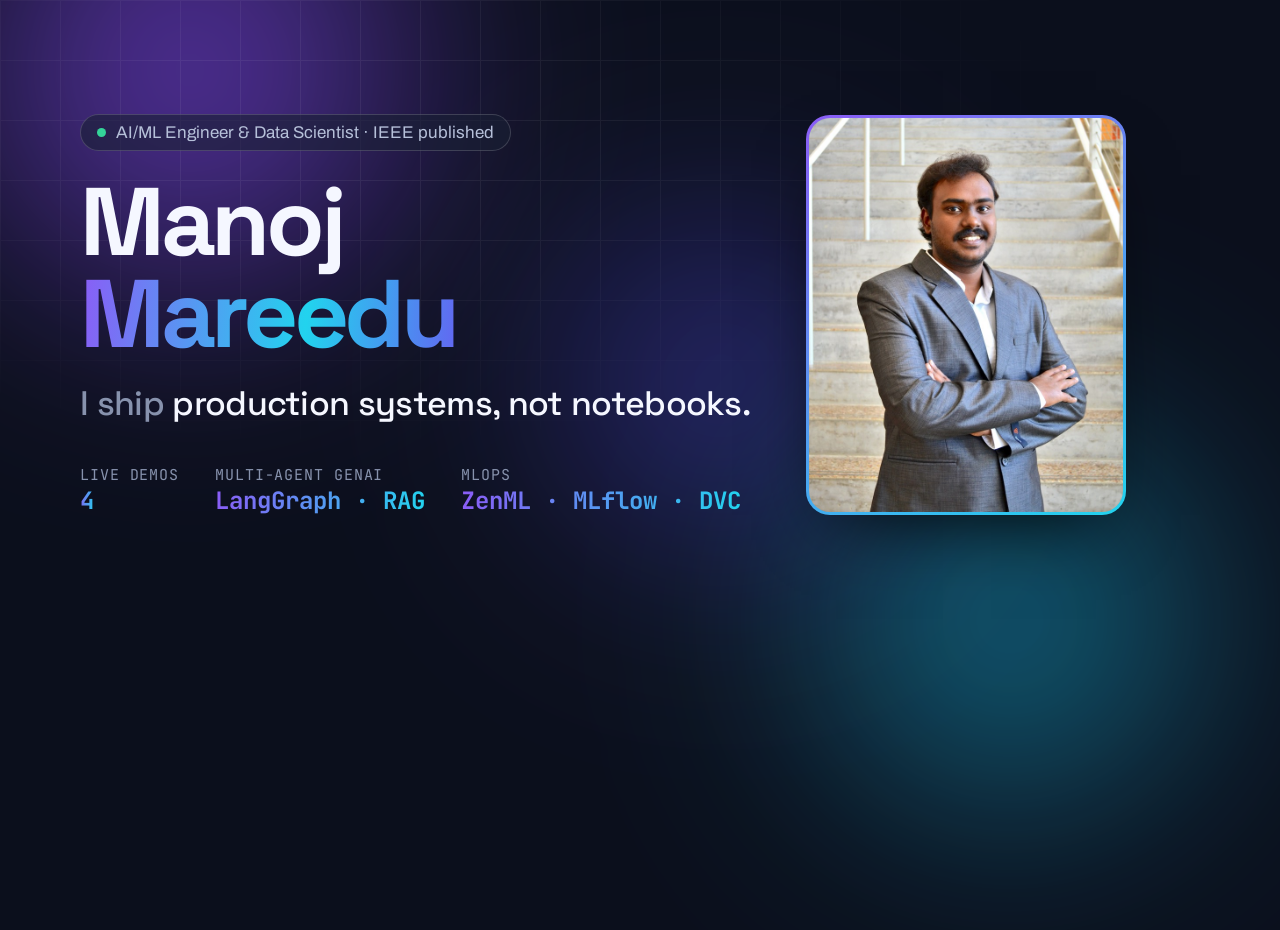
<file: tools/og.html>
<!DOCTYPE html>
<html lang="en">
<head>
<meta charset="utf-8">
<title>OG card source — 1200×630</title>
<link href="https://fonts.googleapis.com/css2?family=Archivo:wght@400;500&family=Space+Grotesk:wght@500;700&family=JetBrains+Mono:wght@400;700&display=swap" rel="stylesheet">
<style>
  /* Source for og.png. Regenerate with:
     "/Applications/Google Chrome.app/Contents/MacOS/Google Chrome" --headless \
       --window-size=1200,630 --screenshot=og.png og.html                        */
  * { box-sizing: border-box; margin: 0; }
  body {
    width: 1200px; height: 630px; overflow: hidden; position: relative;
    background: #0b0f1c; color: #f5f7ff;
    font-family: Archivo, sans-serif;
    display: flex; flex-direction: column; justify-content: center;
    padding: 74px 80px;
  }
  .face {
    position: absolute; right: 74px; top: 50%; translate: 0 -50%;
    width: 320px; aspect-ratio: 4 / 5;
    border-radius: 24px; padding: 3px;
    background: linear-gradient(150deg, #8b5cf6, #22d3ee);
    box-shadow: 0 30px 70px -30px rgba(0, 0, 0, .9);
  }
  .face img { display: block; width: 100%; height: 100%; object-fit: cover; object-position: 50% 15%; border-radius: 21px; }
  .blob { position: absolute; border-radius: 50%; filter: blur(90px); mix-blend-mode: screen; }
  .b1 { width: 700px; height: 700px; top: -280px; left: -160px; background: radial-gradient(circle, #7c3aed, transparent 65%); opacity: .75; }
  .b2 { width: 620px; height: 620px; bottom: -300px; right: -120px; background: radial-gradient(circle, #0891b2, transparent 65%); opacity: .7; }
  .b3 { width: 520px; height: 520px; top: 120px; right: 220px; background: radial-gradient(circle, #4338ca, transparent 68%); opacity: .55; }
  .grid {
    position: absolute; inset: 0; opacity: .06;
    background-image: linear-gradient(to right, #fff 1px, transparent 1px), linear-gradient(to bottom, #fff 1px, transparent 1px);
    background-size: 60px 60px;
    mask-image: radial-gradient(ellipse 80% 70% at 30% 20%, #000 20%, transparent 75%);
  }
  main { position: relative; }
  .pill {
    display: inline-flex; align-items: center; gap: 10px;
    padding: 8px 16px; border: 1px solid rgba(255,255,255,.16); border-radius: 999px;
    background: rgba(25,33,52,.6); font-size: 17px; color: #b6c0d9;
  }
  .dot { width: 9px; height: 9px; border-radius: 50%; background: #34d399; }
  h1 {
    max-width: 700px;
    margin: 26px 0 0; font-family: "Space Grotesk", sans-serif; font-weight: 700;
    font-size: 96px; line-height: .95; letter-spacing: -.045em;
  }
  h1 span {
    background: linear-gradient(96deg, #8b5cf6, #22d3ee 60%, #6366f1);
    -webkit-background-clip: text; background-clip: text; -webkit-text-fill-color: transparent;
  }
  .tag {
    max-width: 700px;
    margin-top: 22px; font-family: "Space Grotesk", sans-serif; font-weight: 500;
    font-size: 34px; letter-spacing: -.02em;
  }
  .tag i { font-style: normal; color: #8792ad; }
  .strip { display: flex; gap: 36px; max-width: 700px; flex-wrap: wrap; margin-top: 40px; font-family: "JetBrains Mono", monospace; font-size: 18px; color: #b6c0d9; }
  .strip b { display: block; font-size: 15px; font-weight: 400; color: #8792ad; letter-spacing: .06em; text-transform: uppercase; }
  .strip u {
    text-decoration: none; font-weight: 700; font-size: 24px;
    background: linear-gradient(96deg, #8b5cf6, #22d3ee);
    -webkit-background-clip: text; background-clip: text; -webkit-text-fill-color: transparent;
  }
</style>
</head>
<body>
  <div class="blob b1"></div><div class="blob b2"></div><div class="blob b3"></div><div class="grid"></div>

  <figure class="face"><img src="../headshot.jpg" alt=""></figure>

  <main>
    <span class="pill"><span class="dot"></span> AI/ML Engineer &amp; Data Scientist · IEEE published</span>
    <h1>Manoj<br><span>Mareedu</span></h1>
    <p class="tag"><i>I ship</i> production systems, not notebooks.</p>
    <div class="strip">
      <div><b>Live demos</b><u>4</u></div>
      <div><b>Multi-agent GenAI</b><u>LangGraph · RAG</u></div>
      <div><b>MLOps</b><u>ZenML · MLflow · DVC</u></div>
    </div>
  </main>
</body>
</html>
</file>
<file: styles.css>
/* ============================================================
   Manoj Mareedu — portfolio
   Style: Motion-Driven. Palette: violet #7C3AED + indigo #6366F1
   + cyan #22D3EE on deep navy #0F172A. Dark-first, light supported.
   Zero dependencies: CSS + vanilla JS only.
   ============================================================ */

@property --angle { syntax: "<angle>"; inherits: false; initial-value: 0deg; }

/* ---------- tokens: dark (default) ---------- */
:root {
  --violet: #8b5cf6;
  --indigo: #6366f1;
  --cyan: #22d3ee;
  --pink: #ec4899;

  --bg: #0b0f1c;
  --bg-deep: #070a14;
  --surface: rgba(25, 33, 52, 0.72);
  --surface-solid: #192134;
  --fg: #f5f7ff;
  --fg-dim: #b6c0d9;
  --fg-mute: #8792ad;
  --border: rgba(255, 255, 255, 0.09);
  --border-strong: rgba(255, 255, 255, 0.16);
  --accent: var(--violet);
  --accent-ink: #ffffff;

  --grad: linear-gradient(100deg, var(--violet), var(--indigo) 45%, var(--cyan));
  --grad-soft: linear-gradient(140deg, rgba(139, 92, 246, 0.16), rgba(34, 211, 238, 0.1));
  --glow: 0 0 0 1px rgba(139, 92, 246, 0.35), 0 18px 50px -18px rgba(99, 102, 241, 0.55);
  --shadow: 0 24px 60px -28px rgba(2, 4, 12, 0.9);

  --aurora-1: #7c3aed;
  --aurora-2: #0891b2;
  --aurora-3: #4338ca;
  --aurora-op: 0.5;
  --grid-op: 0.05;
  --noise-op: 0.035;
  --blend: screen;

  --radius: 18px;
  --radius-sm: 10px;
  --ease: cubic-bezier(0.22, 1, 0.36, 1);
  --ease-io: cubic-bezier(0.65, 0, 0.35, 1);

  --font: "Archivo", ui-sans-serif, system-ui, sans-serif;
  --display: "Space Grotesk", var(--font);
  --mono: "JetBrains Mono", ui-monospace, "SFMono-Regular", monospace;

  --header-h: 66px;
}

/* ---------- tokens: light ---------- */
[data-theme="light"] {
  --violet: #6d28d9;
  --indigo: #4f46e5;
  --cyan: #0e7490;

  --bg: #f7f7fb;
  --bg-deep: #ffffff;
  --surface: rgba(255, 255, 255, 0.78);
  --surface-solid: #ffffff;
  --fg: #0b1020;
  --fg-dim: #3f4664;
  --fg-mute: #626b8a;
  --border: rgba(11, 16, 32, 0.1);
  --border-strong: rgba(11, 16, 32, 0.18);
  --accent-ink: #ffffff;

  --glow: 0 0 0 1px rgba(109, 40, 217, 0.25), 0 18px 44px -22px rgba(79, 70, 229, 0.4);
  --shadow: 0 20px 50px -28px rgba(11, 16, 32, 0.35);

  --aurora-1: #a78bfa;
  --aurora-2: #67e8f9;
  --aurora-3: #818cf8;
  --aurora-op: 0.55;
  --grid-op: 0.045;
  --noise-op: 0.02;
  --blend: multiply;
}

/* ---------- reset / base ---------- */
*, *::before, *::after { box-sizing: border-box; }

html {
  scroll-behavior: smooth;
  -webkit-text-size-adjust: 100%;
}

body {
  margin: 0;
  background: var(--bg);
  color: var(--fg);
  font-family: var(--font);
  font-size: 1rem;
  line-height: 1.65;
  overflow-x: hidden;
  -webkit-font-smoothing: antialiased;
  transition: background-color 0.4s var(--ease), color 0.4s var(--ease);
}

h1, h2, h3, h4 {
  margin: 0;
  font-family: var(--display);
  line-height: 1.08;
  letter-spacing: -0.03em;
  font-weight: 700;
}
p { margin: 0; }
ul, ol { margin: 0; padding: 0; list-style: none; }
code { font-family: var(--mono); font-size: 0.9em; color: var(--fg); }
a { color: inherit; text-decoration: none; }
button { font: inherit; color: inherit; cursor: pointer; }
summary { cursor: pointer; }
svg { flex: none; }

:focus-visible { outline: 2px solid var(--cyan); outline-offset: 3px; border-radius: 6px; }

::selection { background: var(--violet); color: #fff; }

.wrap { width: 100%; max-width: 1180px; margin: 0 auto; padding: 0 clamp(1.1rem, 4vw, 2.5rem); }
section { position: relative; padding: clamp(4.5rem, 11vw, 9rem) 0; scroll-margin-top: var(--header-h); }

.sr-only {
  position: absolute; width: 1px; height: 1px; padding: 0; margin: -1px;
  overflow: hidden; clip: rect(0 0 0 0); white-space: nowrap; border: 0;
}

.skip-link {
  position: fixed; left: 1rem; top: -100px; z-index: 200;
  padding: 0.7rem 1.1rem; border-radius: var(--radius-sm);
  background: var(--surface-solid); border: 1px solid var(--border-strong);
  transition: top 0.25s var(--ease);
}
.skip-link:focus { top: 1rem; }

/* ---------- atmosphere: aurora, grid, noise ---------- */
.atmosphere { position: fixed; inset: 0; z-index: -1; overflow: hidden; pointer-events: none; }

.blob {
  position: absolute;
  width: 62vmax; height: 62vmax;
  border-radius: 50%;
  filter: blur(90px);
  opacity: var(--aurora-op);
  mix-blend-mode: var(--blend);
  will-change: transform;
}
.blob-1 { top: -24vmax; left: -14vmax; background: radial-gradient(circle, var(--aurora-1), transparent 65%); animation: drift-1 26s var(--ease-io) infinite alternate; }
.blob-2 { top: 18vmax; right: -22vmax; background: radial-gradient(circle, var(--aurora-2), transparent 65%); animation: drift-2 32s var(--ease-io) infinite alternate; }
.blob-3 { bottom: -30vmax; left: 24vw; background: radial-gradient(circle, var(--aurora-3), transparent 68%); animation: drift-3 38s var(--ease-io) infinite alternate; }

@keyframes drift-1 { to { transform: translate3d(14vw, 10vh, 0) scale(1.18); } }
@keyframes drift-2 { to { transform: translate3d(-16vw, 14vh, 0) scale(0.86); } }
@keyframes drift-3 { to { transform: translate3d(10vw, -12vh, 0) scale(1.12); } }

.grid-overlay {
  position: absolute; inset: 0;
  background-image:
    linear-gradient(to right, currentColor 1px, transparent 1px),
    linear-gradient(to bottom, currentColor 1px, transparent 1px);
  background-size: 68px 68px;
  color: var(--fg);
  opacity: var(--grid-op);
  mask-image: radial-gradient(ellipse 90% 60% at 50% 0%, #000 20%, transparent 78%);
}

.noise {
  position: absolute; inset: 0;
  opacity: var(--noise-op);
  background-image: url("data:image/svg+xml,%3Csvg xmlns='http://www.w3.org/2000/svg' width='140' height='140'%3E%3Cfilter id='n'%3E%3CfeTurbulence type='fractalNoise' baseFrequency='0.85' numOctaves='3'/%3E%3C/filter%3E%3Crect width='140' height='140' filter='url(%23n)'/%3E%3C/svg%3E");
}

/* ---------- scroll progress ---------- */
.progress {
  position: fixed; top: 0; left: 0; z-index: 100;
  height: 2px; width: 100%;
  transform: scaleX(var(--p, 0));
  transform-origin: 0 50%;
  background: var(--grad);
  box-shadow: 0 0 12px rgba(139, 92, 246, 0.7);
}

/* ---------- header ---------- */
.site-header {
  position: sticky; top: 0; z-index: 90;
  border-bottom: 1px solid transparent;
  transition: border-color 0.3s var(--ease), background-color 0.3s var(--ease), backdrop-filter 0.3s;
}
.site-header.stuck {
  background: color-mix(in srgb, var(--bg) 72%, transparent);
  backdrop-filter: blur(18px) saturate(140%);
  border-bottom-color: var(--border);
}

.nav { display: flex; align-items: center; justify-content: space-between; gap: 1rem; min-height: var(--header-h); }

.brand { display: inline-flex; align-items: center; gap: 0.55rem; font-family: var(--display); font-weight: 700; letter-spacing: -0.04em; }
.brand-mark {
  display: grid; place-items: center;
  width: 30px; height: 30px; border-radius: 9px;
  background: var(--grad); color: #fff;
  font-size: 0.9rem; font-weight: 700;
  box-shadow: 0 6px 18px -6px rgba(139, 92, 246, 0.8);
}

.nav-links { display: none; align-items: center; gap: 0.25rem; }
.nav-links a {
  position: relative; padding: 0.45rem 0.75rem; border-radius: 999px;
  font-size: 0.9rem; color: var(--fg-mute);
  transition: color 0.25s var(--ease), background-color 0.25s var(--ease);
}
.nav-links a:hover { color: var(--fg); background: var(--surface); }
.nav-links a.active { color: var(--fg); }
.nav-links a.active::after {
  content: ""; position: absolute; left: 50%; bottom: 2px;
  width: 16px; height: 2px; border-radius: 2px; translate: -50% 0;
  background: var(--grad);
}

.nav-actions { display: flex; align-items: center; gap: 0.4rem; }

/* mobile section menu */
.nav-toggle { display: grid; }
.nav-links.open {
  display: flex; flex-direction: column; align-items: stretch; gap: 0.15rem;
  position: absolute; top: calc(var(--header-h) - 4px); right: clamp(1.1rem, 4vw, 2.5rem);
  left: clamp(1.1rem, 4vw, 2.5rem);
  padding: 0.6rem;
  border: 1px solid var(--border-strong); border-radius: var(--radius);
  background: color-mix(in srgb, var(--surface-solid) 96%, transparent);
  backdrop-filter: blur(18px);
  box-shadow: var(--shadow);
  animation: unfold 0.3s var(--ease);
}
.nav-links.open a { padding: 0.7rem 0.9rem; border-radius: var(--radius-sm); font-size: 1rem; }
.nav-links.open a.active::after { display: none; }

.icon-btn {
  display: grid; place-items: center;
  width: 44px; height: 44px;
  border: 1px solid var(--border);
  border-radius: 12px;
  background: var(--surface);
  backdrop-filter: blur(8px);
  transition: transform 0.25s var(--ease), border-color 0.25s var(--ease), box-shadow 0.25s var(--ease);
}
.icon-btn:hover { transform: translateY(-2px); border-color: var(--border-strong); box-shadow: var(--glow); }

[data-theme="light"] .icon-moon, .icon-sun { display: none; }
[data-theme="light"] .icon-sun { display: block; }

/* ---------- buttons ---------- */
.btn {
  position: relative; overflow: hidden;
  display: inline-flex; align-items: center; gap: 0.55rem;
  min-height: 48px; padding: 0.75rem 1.35rem;
  border: 1px solid var(--border);
  border-radius: 999px;
  background: var(--surface);
  backdrop-filter: blur(8px);
  font-size: 0.9375rem; font-weight: 500;
  transition: transform 0.3s var(--ease), border-color 0.3s var(--ease), box-shadow 0.3s var(--ease);
}
.btn:hover { transform: translateY(-2px); border-color: var(--border-strong); box-shadow: var(--shadow); }
.btn svg { transition: transform 0.3s var(--ease); }
.btn:hover svg { transform: translateX(3px); }

.btn-primary {
  border-color: transparent;
  background: var(--grad);
  background-size: 180% 180%;
  color: #fff;
  font-weight: 600;
  animation: shift 9s var(--ease-io) infinite alternate;
}
.btn-primary:hover { box-shadow: 0 18px 40px -14px rgba(139, 92, 246, 0.75); }
@keyframes shift { to { background-position: 100% 50%; } }

.btn-ghost { background: transparent; color: var(--fg-dim); }
.btn-ghost:hover { color: var(--fg); }

/* ---------- about ---------- */
.about-grid { display: grid; gap: clamp(1.5rem, 4vw, 2.5rem); grid-template-columns: 1fr; align-items: start; }
.about-copy h2 { font-size: clamp(1.9rem, 5.5vw, 3.2rem); }
.about-copy h2 + h2 { margin-bottom: clamp(1.2rem, 3vw, 1.8rem); }
.about-copy .kicker { margin-bottom: 1rem; }
.about-copy p { max-width: 60ch; color: var(--fg-dim); }
.about-copy p + p { margin-top: 1rem; }
.about-copy p:first-of-type { color: var(--fg); font-size: 1.0625rem; }

.portrait {
  position: relative; margin: 0 0 1.4rem;
  border-radius: calc(var(--radius) - 4px);
  padding: 2px;
  background: var(--grad);
}
.portrait img {
  display: block; width: 100%; height: auto;
  aspect-ratio: 4 / 5; object-fit: cover; object-position: 50% 18%;
  border-radius: calc(var(--radius) - 6px);
  filter: saturate(1.02) contrast(1.02);
}

.about-facts h3 { font-family: var(--mono); font-size: 0.75rem; font-weight: 500; letter-spacing: 0.16em; text-transform: uppercase; color: var(--fg-mute); }
.about-facts dl { display: grid; gap: 0.9rem; margin: 1.4rem 0 1.6rem; }
.about-facts dt { font-family: var(--mono); font-size: 0.68rem; letter-spacing: 0.12em; text-transform: uppercase; color: var(--cyan); }
.about-facts dd { margin: 0.2rem 0 0; font-size: 0.9375rem; color: var(--fg-dim); }

/* ---------- hero ---------- */
.hero {
  min-height: min(100svh, 900px);
  display: flex; align-items: center;
  padding-top: clamp(3rem, 8vw, 5rem);
  padding-bottom: clamp(3rem, 7vw, 5rem);
}
.hero .wrap { width: 100%; }

.pill {
  display: inline-flex; align-items: center; gap: 0.6rem;
  padding: 0.4rem 0.9rem 0.4rem 0.7rem;
  border: 1px solid var(--border);
  border-radius: 999px;
  background: var(--surface);
  backdrop-filter: blur(10px);
  font-size: 0.8125rem; color: var(--fg-dim);
}
.live-dot { position: relative; width: 8px; height: 8px; border-radius: 50%; background: #34d399; }
.live-dot::after {
  content: ""; position: absolute; inset: -4px; border-radius: 50%;
  border: 1px solid #34d399; animation: ping 2.2s var(--ease-io) infinite;
}
@keyframes ping { 0% { opacity: 0.9; transform: scale(0.6); } 100% { opacity: 0; transform: scale(1.6); } }

.hero h1 {
  margin: clamp(1.2rem, 3vw, 1.8rem) 0 0;
  font-size: clamp(3rem, 12vw, 8rem);
  letter-spacing: -0.055em;
  line-height: 0.92;
}
.hero h1 .line { display: block; overflow: hidden; }
.hero h1 .line > span { display: block; }
.grad-text {
  background: linear-gradient(96deg, var(--violet), var(--cyan) 55%, var(--indigo));
  background-size: 220% 100%;
  -webkit-background-clip: text; background-clip: text;
  -webkit-text-fill-color: transparent; color: transparent;
  animation: sweep 8s var(--ease-io) infinite alternate;
}
@keyframes sweep { to { background-position: 100% 50%; } }

/* rotating role line */
.rotator {
  display: flex; flex-wrap: wrap; align-items: baseline; gap: 0 0.4ch;
  margin-top: clamp(1.1rem, 3vw, 1.6rem);
  font-family: var(--display);
  font-size: clamp(1.15rem, 3.6vw, 2rem);
  font-weight: 500;
  letter-spacing: -0.02em;
  line-height: 1.3;
  color: var(--fg);
  min-height: 2.6em;
}
.rotator .prefix { color: var(--fg-mute); }
.rotator-slot { display: inline-block; position: relative; overflow: hidden; vertical-align: bottom; }
.rotator-slot b { display: inline-block; font-weight: 600; }
.rotator-slot b.out { animation: slot-out 0.45s var(--ease) forwards; }
.rotator-slot b.in { animation: slot-in 0.55s var(--ease) both; }
@keyframes slot-out { to { transform: translateY(-108%) rotate(-2deg); opacity: 0; filter: blur(4px); } }
@keyframes slot-in { from { transform: translateY(108%) rotate(2deg); opacity: 0; filter: blur(4px); } }
.caret {
  display: inline-block; width: 3px; height: 1.05em; margin-left: 3px;
  vertical-align: -0.16em; border-radius: 2px; background: var(--cyan);
  animation: blink 1.1s steps(1) infinite;
}
@keyframes blink { 50% { opacity: 0; } }

.hero-sub { max-width: 56ch; margin-top: clamp(1.1rem, 2.5vw, 1.5rem); color: var(--fg-dim); font-size: clamp(1rem, 1.6vw, 1.125rem); }

.hero-cta { display: flex; flex-wrap: wrap; gap: 0.7rem; margin-top: clamp(1.6rem, 4vw, 2.4rem); }

.scroll-cue {
  display: inline-flex; align-items: center; gap: 0.6rem;
  margin-top: clamp(2.5rem, 6vw, 4rem);
  font-family: var(--mono); font-size: 0.75rem; letter-spacing: 0.14em;
  text-transform: uppercase; color: var(--fg-mute);
}
.scroll-cue i {
  display: block; width: 1px; height: 34px;
  background: linear-gradient(to bottom, var(--cyan), transparent);
  animation: cue 2.2s var(--ease-io) infinite;
  transform-origin: top;
}
@keyframes cue { 0%, 100% { transform: scaleY(0.35); opacity: 0.4; } 50% { transform: scaleY(1); opacity: 1; } }

/* ---------- marquee ---------- */
.marquee-band { padding: 0; border-block: 1px solid var(--border); background: color-mix(in srgb, var(--bg-deep) 60%, transparent); }
.marquee { display: flex; overflow: hidden; gap: 0; user-select: none; mask-image: linear-gradient(to right, transparent, #000 8%, #000 92%, transparent); }
.marquee-track { display: flex; flex: none; gap: 2.5rem; padding: 1.1rem 1.25rem; animation: slide 42s linear infinite; }
.marquee:hover .marquee-track, .marquee:focus-within .marquee-track { animation-play-state: paused; }
.marquee-2 .marquee-track { animation-duration: 54s; animation-direction: reverse; }
@keyframes slide { to { transform: translateX(-100%); } }

.marquee-track span {
  display: inline-flex; align-items: center; gap: 0.7rem;
  font-family: var(--mono); font-size: 0.8125rem; letter-spacing: 0.02em;
  color: var(--fg-mute); white-space: nowrap;
}
.marquee-track span::before { content: ""; width: 5px; height: 5px; border-radius: 50%; background: var(--grad); }

/* ---------- section heads ---------- */
.section-head { max-width: 62ch; margin-bottom: clamp(2rem, 5vw, 3.5rem); }
.kicker {
  display: inline-flex; align-items: center; gap: 0.5rem;
  font-family: var(--mono); font-size: 0.75rem; letter-spacing: 0.18em;
  text-transform: uppercase; color: var(--cyan);
}
.kicker::before { content: ""; width: 22px; height: 1px; background: var(--grad); }
.section-head h2 { margin-top: 0.9rem; font-size: clamp(2rem, 6vw, 3.4rem); }
.section-head p { margin-top: 1rem; color: var(--fg-dim); }

/* ---------- glass card + spotlight + tilt ---------- */
.card {
  position: relative;
  padding: clamp(1.2rem, 2.6vw, 1.8rem);
  border: 1px solid var(--border);
  border-radius: var(--radius);
  background: var(--surface);
  backdrop-filter: blur(14px);
  box-shadow: var(--shadow);
  transition: transform 0.4s var(--ease), border-color 0.4s var(--ease), box-shadow 0.4s var(--ease);
  transform-style: preserve-3d;
}
.card::before {
  content: ""; position: absolute; inset: 0; border-radius: inherit;
  background: radial-gradient(420px circle at var(--mx, 50%) var(--my, 0%), rgba(139, 92, 246, 0.16), transparent 62%);
  opacity: 0; transition: opacity 0.4s var(--ease); pointer-events: none;
}
.card:hover::before { opacity: 1; }
.card:hover { border-color: var(--border-strong); }
.card > * { position: relative; z-index: 1; }

[data-tilt] { transform: perspective(900px) rotateX(var(--rx, 0deg)) rotateY(var(--ry, 0deg)) translateY(var(--ty, 0px)); }
[data-tilt]:hover { --ty: -4px; }

/* gradient-ring highlight card: animated conic border, masked to 1px edge */
.ring { position: relative; isolation: isolate; }
.ring::after {
  content: ""; position: absolute; inset: -1px; z-index: 2; border-radius: inherit;
  padding: 1px; pointer-events: none;
  background: conic-gradient(from var(--angle), transparent 18%, var(--violet), var(--cyan), transparent 82%);
  animation: spin 6s linear infinite;
  opacity: 0; transition: opacity 0.5s var(--ease);
  -webkit-mask: linear-gradient(#000 0 0) content-box, linear-gradient(#000 0 0);
  -webkit-mask-composite: xor;
  mask: linear-gradient(#000 0 0) content-box, linear-gradient(#000 0 0);
  mask-composite: exclude;
}
.ring:hover::after, .ring:focus-within::after { opacity: 1; }
@keyframes spin { to { --angle: 360deg; } }

/* ---------- the number that changed ---------- */
.deltas { display: grid; gap: 1.1rem; grid-template-columns: 1fr; }

.delta { display: flex; flex-direction: column; gap: 0.9rem; }
.delta-tag {
  font-family: var(--mono); font-size: 0.7rem; letter-spacing: 0.16em;
  text-transform: uppercase; color: var(--fg-mute);
}
.delta h3 { font-size: 1.15rem; }
.delta-row { display: flex; align-items: baseline; gap: 0.75rem; flex-wrap: wrap; font-family: var(--mono); }
.old {
  position: relative; font-size: 1.1rem; color: var(--fg-mute);
}
.old::after {
  content: ""; position: absolute; left: -2px; right: -2px; top: 52%; height: 2px;
  background: var(--pink); border-radius: 2px;
  transform: scaleX(0); transform-origin: left;
  transition: transform 0.7s var(--ease) 0.5s;
}
.in-view .old::after { transform: scaleX(1); }
.new {
  font-family: var(--mono); font-size: clamp(2rem, 6vw, 2.9rem); font-weight: 700;
  letter-spacing: -0.04em;
  background: var(--grad); background-size: 200% 100%;
  -webkit-background-clip: text; background-clip: text;
  -webkit-text-fill-color: transparent; color: transparent;
  font-variant-numeric: tabular-nums;
}
.delta-label { font-family: var(--font); font-size: 0.8125rem; color: var(--fg-mute); }
.delta p { color: var(--fg-dim); font-size: 0.9375rem; }
.delta-why { display: flex; gap: 0.6rem; }
.delta-why svg { margin-top: 0.3rem; color: var(--cyan); }

/* ---------- bento ---------- */
.bento { display: grid; gap: 1rem; grid-template-columns: repeat(2, 1fr); }
.bento .card { display: flex; flex-direction: column; justify-content: space-between; gap: 1rem; min-height: 150px; }
.b-wide { grid-column: span 2; }
.stat-num {
  font-family: var(--mono); font-size: clamp(2rem, 6.5vw, 3rem); font-weight: 700;
  letter-spacing: -0.05em; font-variant-numeric: tabular-nums;
  background: var(--grad); -webkit-background-clip: text; background-clip: text;
  -webkit-text-fill-color: transparent; color: transparent;
}
.stat-cap { font-size: 0.875rem; color: var(--fg-mute); line-height: 1.45; }
.b-quote { font-family: var(--display); font-size: clamp(1.1rem, 2.6vw, 1.5rem); line-height: 1.35; letter-spacing: -0.02em; }
.b-quote em { font-style: normal; background: var(--grad); -webkit-background-clip: text; background-clip: text; -webkit-text-fill-color: transparent; }

/* ---------- projects ---------- */
.projects { display: grid; gap: 1.1rem; grid-template-columns: 1fr; }

.project { padding: 0; overflow: hidden; }
.project > details { border: 0; }
.project summary { list-style: none; padding: clamp(1.2rem, 2.6vw, 1.8rem); }
.project summary::-webkit-details-marker { display: none; }

.p-head { display: flex; align-items: flex-start; justify-content: space-between; gap: 1rem; }
.p-index { font-family: var(--mono); font-size: 0.75rem; color: var(--fg-mute); }
.project h3 { margin-top: 0.5rem; font-size: clamp(1.2rem, 2.8vw, 1.6rem); }
.p-role { margin-top: 0.45rem; font-family: var(--mono); font-size: 0.75rem; letter-spacing: 0.04em; color: var(--cyan); }
.p-blurb { margin-top: 0.9rem; color: var(--fg-dim); font-size: 0.9375rem; max-width: 68ch; }

.badge {
  flex: none; display: inline-flex; align-items: center; gap: 0.4rem;
  padding: 0.3rem 0.7rem; border-radius: 999px;
  border: 1px solid var(--border-strong);
  background: var(--grad-soft);
  font-family: var(--mono); font-size: 0.68rem; letter-spacing: 0.08em; text-transform: uppercase;
  color: var(--fg);
}

.p-metrics { display: flex; flex-wrap: wrap; gap: 0.5rem 1.6rem; margin-top: 1.1rem; }
.p-metrics div { min-width: 0; }
.p-metrics dt { font-size: 0.7rem; letter-spacing: 0.08em; text-transform: uppercase; color: var(--fg-mute); }
.p-metrics dd { margin: 0.15rem 0 0; font-family: var(--mono); font-size: 1.05rem; font-weight: 600; letter-spacing: -0.02em; }

.p-more {
  display: inline-flex; align-items: center; gap: 0.5rem;
  margin-top: 1.2rem;
  font-family: var(--mono); font-size: 0.75rem; letter-spacing: 0.1em; text-transform: uppercase;
  color: var(--fg);
}
.p-more i {
  display: grid; place-items: center; width: 26px; height: 26px;
  border: 1px solid var(--border-strong); border-radius: 50%;
  transition: transform 0.4s var(--ease), background 0.4s var(--ease);
}
details[open] .p-more i { transform: rotate(45deg); background: var(--grad-soft); }
details[open] .p-more .lbl-closed, .p-more .lbl-open { display: none; }
details[open] .p-more .lbl-open { display: inline; }

.p-body { padding: 0 clamp(1.2rem, 2.6vw, 1.8rem) clamp(1.2rem, 2.6vw, 1.8rem); }
details[open] .p-body { animation: unfold 0.5s var(--ease); }
@keyframes unfold { from { opacity: 0; transform: translateY(-8px); } }

.bullets { display: grid; gap: 0.7rem; padding-top: 1.2rem; border-top: 1px solid var(--border); color: var(--fg-dim); font-size: 0.9375rem; }
.bullets li { display: flex; gap: 0.7rem; }
.bullets li::before { content: ""; flex: none; width: 6px; height: 6px; margin-top: 0.62rem; border-radius: 50%; background: var(--grad); }
.bullets strong { color: var(--fg); }

.note {
  display: flex; gap: 0.7rem; margin-top: 1.2rem;
  padding: 0.85rem 1rem;
  border: 1px solid rgba(251, 191, 36, 0.32);
  border-left: 3px solid #fbbf24;
  border-radius: var(--radius-sm);
  background: rgba(251, 191, 36, 0.08);
  font-size: 0.875rem; line-height: 1.55; color: var(--fg-dim);
}
.note svg { margin-top: 0.25rem; color: #fbbf24; }
.note strong { color: var(--fg); }
[data-theme="light"] .note { background: #fffbeb; border-color: #fcd34d; color: #713f12; }
[data-theme="light"] .note strong { color: #422006; }

.chips { display: flex; flex-wrap: wrap; gap: 0.4rem; margin-top: 1.2rem; }
.chip {
  padding: 0.3rem 0.65rem;
  border: 1px solid var(--border);
  border-radius: 8px;
  background: color-mix(in srgb, var(--bg-deep) 55%, transparent);
  font-family: var(--mono); font-size: 0.7rem; color: var(--fg-mute);
  white-space: nowrap;
  transition: color 0.25s var(--ease), border-color 0.25s var(--ease), transform 0.25s var(--ease);
}
.chip:hover { color: var(--fg); border-color: var(--border-strong); transform: translateY(-1px); }

.p-links { display: flex; flex-wrap: wrap; gap: 0.6rem; margin-top: 1.4rem; }
.link-btn {
  display: inline-flex; align-items: center; gap: 0.45rem;
  min-height: 44px; padding: 0.55rem 1rem;
  border: 1px solid var(--border); border-radius: 999px;
  font-size: 0.875rem; font-weight: 500;
  transition: transform 0.3s var(--ease), border-color 0.3s var(--ease), box-shadow 0.3s var(--ease);
}
.link-btn:hover { transform: translateY(-2px); border-color: var(--border-strong); box-shadow: var(--glow); }
.link-btn.solid { background: var(--grad); border-color: transparent; color: #fff; font-weight: 600; }
.p-quiet { margin-top: 1.2rem; font-size: 0.8125rem; color: var(--fg-mute); }

/* ---------- timeline ---------- */
.timeline { position: relative; display: grid; gap: 1.6rem; padding-left: 2.2rem; }
.timeline::before {
  content: ""; position: absolute; left: 7px; top: 6px; bottom: 6px; width: 2px;
  background: var(--border);
}
.timeline::after {
  content: ""; position: absolute; left: 7px; top: 6px; width: 2px;
  height: calc(var(--draw, 0) * 100%);
  background: linear-gradient(to bottom, var(--violet), var(--cyan));
  box-shadow: 0 0 12px rgba(139, 92, 246, 0.6);
}
.job { position: relative; }
.job::before {
  content: ""; position: absolute; left: -2.2rem; top: 0.45rem;
  width: 16px; height: 16px; border-radius: 50%;
  background: var(--bg); border: 2px solid var(--border-strong);
  transition: border-color 0.4s var(--ease), box-shadow 0.4s var(--ease);
}
.job.in-view::before { border-color: var(--cyan); box-shadow: 0 0 0 4px rgba(34, 211, 238, 0.14); }
.job h3 { font-size: 1.15rem; }
.job-meta { margin-top: 0.35rem; font-family: var(--mono); font-size: 0.78rem; color: var(--fg-mute); }
.job-meta b { color: var(--fg-dim); font-weight: 500; }
.job .bullets { margin-top: 1rem; padding-top: 0; border-top: 0; }
.job details { margin-top: 0.7rem; }
.job summary {
  display: inline-flex; align-items: center; gap: 0.45rem; list-style: none;
  font-family: var(--mono); font-size: 0.72rem; letter-spacing: 0.1em; text-transform: uppercase; color: var(--cyan);
}
.job summary::-webkit-details-marker { display: none; }
.job details[open] summary { color: var(--fg-mute); }
.job details .bullets { animation: unfold 0.45s var(--ease); }

/* ---------- skills ---------- */
.skills-grid { display: grid; gap: 0.8rem; grid-template-columns: 1fr; }
.skill {
  padding: 0; overflow: hidden;
  border: 1px solid var(--border); border-radius: var(--radius);
  background: var(--surface); backdrop-filter: blur(12px);
  transition: border-color 0.3s var(--ease);
}
.skill:hover { border-color: var(--border-strong); }
.skill > summary {
  display: flex; align-items: center; justify-content: space-between; gap: 1rem;
  padding: 1.05rem 1.3rem; list-style: none;
}
.skill > summary::-webkit-details-marker { display: none; }
.skill-name { display: flex; align-items: center; gap: 0.7rem; font-family: var(--display); font-weight: 600; letter-spacing: -0.01em; }
.skill-name span { font-family: var(--mono); font-size: 0.75rem; color: var(--cyan); }
.skill-count { font-family: var(--mono); font-size: 0.72rem; color: var(--fg-mute); }
.plus { position: relative; width: 14px; height: 14px; flex: none; }
.plus::before, .plus::after {
  content: ""; position: absolute; inset: 50% 0 auto; height: 2px; border-radius: 2px;
  background: var(--fg-mute); transition: transform 0.35s var(--ease);
}
.plus::after { transform: rotate(90deg); }
details[open] > summary .plus::after { transform: rotate(0deg); }
.skill .chips { margin: 0; padding: 0 1.3rem 1.3rem; animation: unfold 0.4s var(--ease); }

/* ---------- credentials ---------- */
.cred-grid { display: grid; gap: 1rem; grid-template-columns: 1fr; }
.cred-grid h3 { font-size: 1rem; font-family: var(--mono); font-weight: 500; letter-spacing: 0.1em; text-transform: uppercase; color: var(--fg-mute); }
.cred-list { display: grid; gap: 0.85rem; margin-top: 1.2rem; font-size: 0.9375rem; color: var(--fg-dim); }
.cred-list li { display: flex; gap: 0.7rem; }
.cred-list svg { margin-top: 0.28rem; color: var(--cyan); }
.cred-list strong { color: var(--fg); font-weight: 600; }

/* ---------- contact ---------- */
.contact-card {
  position: relative; overflow: hidden;
  padding: clamp(2rem, 6vw, 4.5rem) clamp(1.3rem, 4vw, 3rem);
  border-radius: clamp(20px, 4vw, 32px);
  border: 1px solid var(--border-strong);
  background: var(--grad-soft), var(--surface);
  backdrop-filter: blur(16px);
  text-align: center;
}
.contact-card::before {
  content: ""; position: absolute; inset: -40% 40% auto -20%; height: 380px;
  background: radial-gradient(circle, rgba(139, 92, 246, 0.35), transparent 62%);
  filter: blur(50px); pointer-events: none;
}
.contact-card > * { position: relative; }
.contact-card h2 { font-size: clamp(2rem, 7vw, 4rem); }
.contact-card p { max-width: 48ch; margin: 1.2rem auto 0; color: var(--fg-dim); }
.contact-card .hero-cta { justify-content: center; }

/* ---------- footer ---------- */
.site-footer { padding: 2rem 0 2.5rem; border-top: 1px solid var(--border); font-size: 0.8125rem; color: var(--fg-mute); }
.footer-inner { display: flex; flex-wrap: wrap; gap: 0.8rem 1.4rem; align-items: center; justify-content: space-between; }
.footer-links { display: flex; gap: 1.2rem; }
.footer-links a:hover { color: var(--fg); }

/* ---------- reveal ----------
   Hidden only when JS is available (html.js), so a no-JS visitor still
   sees every word. app.js re-reveals as sections scroll into view. */
.js .reveal { opacity: 0; transform: translateY(26px); }
.reveal.in-view {
  opacity: 1; transform: none;
  transition: opacity 0.75s var(--ease) calc(var(--i, 0) * 80ms), transform 0.75s var(--ease) calc(var(--i, 0) * 80ms);
}
.mask { display: block; overflow: hidden; }
.js .mask > * { display: block; transform: translateY(105%); }
.mask > * { display: block; }
.mask.in-view > * { transform: none; transition: transform 0.9s var(--ease) calc(var(--i, 0) * 90ms); }

/* ---------- responsive ---------- */
@media (min-width: 560px) {
  .deltas { grid-template-columns: 1fr; }
  .bento { grid-template-columns: repeat(3, 1fr); }
  .b-wide { grid-column: span 3; }
}

@media (min-width: 860px) {
  .nav-links { display: flex; }
  .nav-toggle { display: none; }
  .about-grid { grid-template-columns: minmax(0, 1.5fr) minmax(280px, 1fr); gap: clamp(2rem, 5vw, 4rem); }
  .deltas { grid-template-columns: repeat(3, 1fr); }
  .skills-grid { grid-template-columns: repeat(2, 1fr); }
  .cred-grid { grid-template-columns: repeat(2, 1fr); }
  .bento { grid-template-columns: repeat(4, 1fr); }
  .b-wide { grid-column: span 2; }
}

@media (min-width: 1100px) {
  .projects { grid-template-columns: repeat(2, 1fr); }
  .project.featured { grid-column: span 2; }
  .skills-grid { grid-template-columns: repeat(3, 1fr); }
}

/* pointer-less devices: no tilt, no spotlight */
@media (hover: none) {
  [data-tilt] { transform: none; }
  .card::before { display: none; }
}

/* ---------- reduced motion ---------- */
@media (prefers-reduced-motion: reduce) {
  html { scroll-behavior: auto; }
  *, *::before, *::after {
    animation-duration: 0.01ms !important;
    animation-iteration-count: 1 !important;
    transition-duration: 0.01ms !important;
  }
  .reveal, .mask > * { opacity: 1; transform: none; }
  .blob { animation: none; }
  .marquee-track { animation: none; }
  .old::after { transform: scaleX(1); }
  [data-tilt] { transform: none; }
}

/* ---------- print ---------- */
@media print {
  .atmosphere, .progress, .site-header, .marquee-band, .scroll-cue, .p-links, .hero-cta, .site-footer { display: none !important; }
  body { background: #fff; color: #000; }
  .card, .skill, .contact-card { border: 1px solid #ccc; background: none; box-shadow: none; backdrop-filter: none; }
  .reveal, .mask > * { opacity: 1 !important; transform: none !important; }
  .grad-text, .new, .stat-num { -webkit-text-fill-color: #000; color: #000; background: none; }
  details:not([open]) > *:not(summary) { display: revert; }
  details > summary { list-style: none; }
}
</file>
